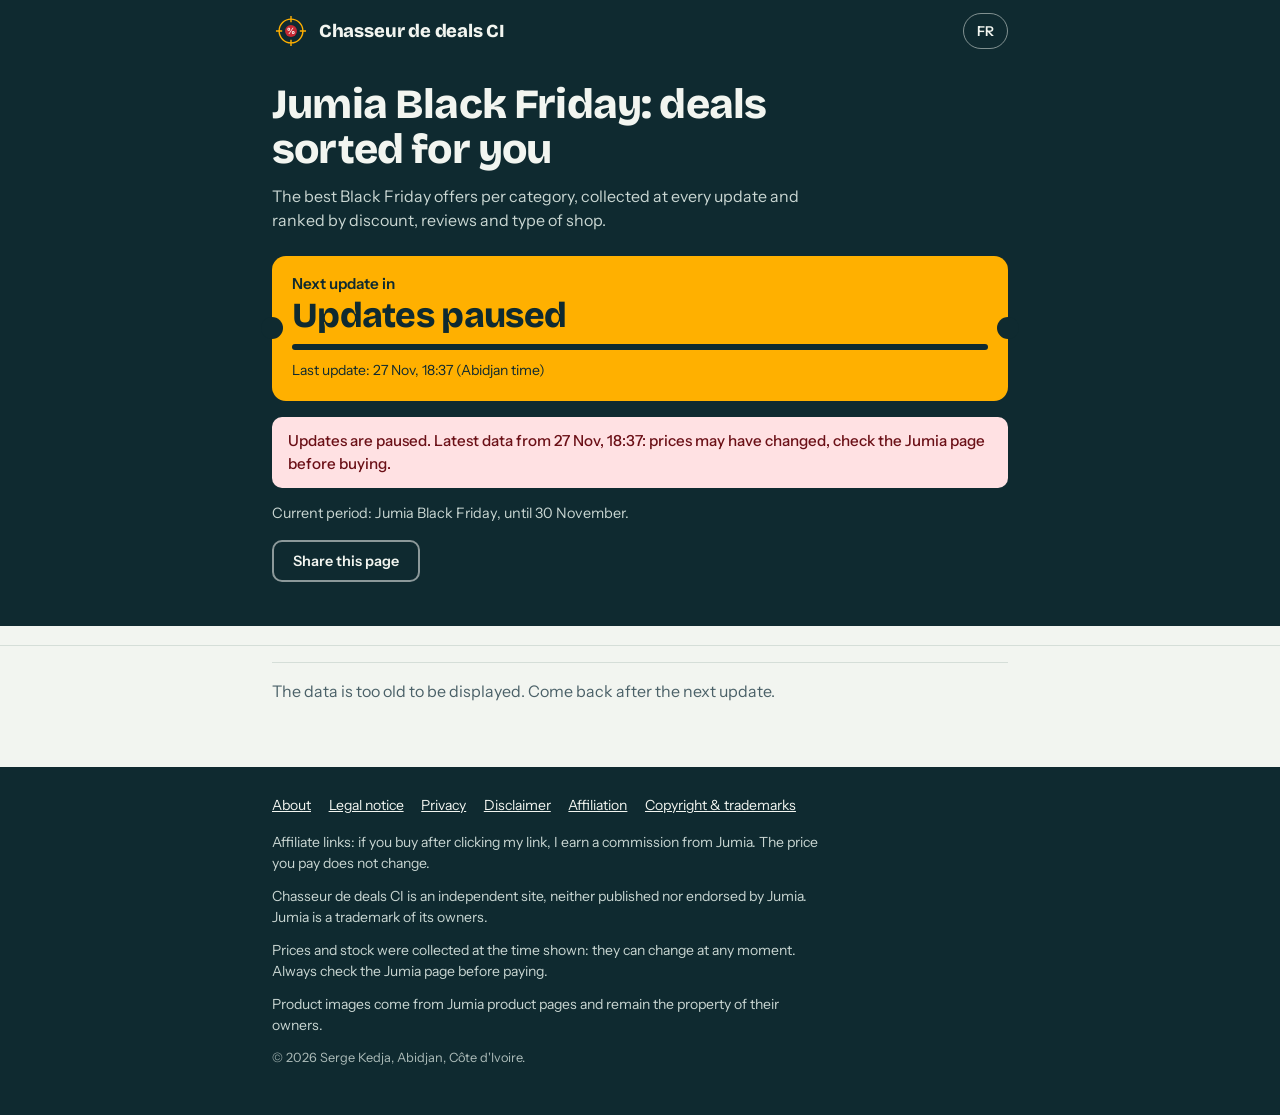
<file: index.html>
<!doctype html>
<!-- © 2026 Serge Kedja. Tous droits réservés. / All rights reserved. -->
<html lang="fr">
<head>
<meta charset="utf-8">
<meta name="viewport" content="width=device-width, initial-scale=1">
<title>Chasseur de deals CI | Bons plans en Côte d'Ivoire</title>
<meta name="description" content="Les meilleurs bons plans e-commerce en Côte d'Ivoire, par catégorie, mis à jour plusieurs fois par jour. / The best e-commerce deals in Côte d'Ivoire by category, updated several times a day.">
<meta property="og:title" content="Chasseur de deals CI">
<meta property="og:description" content="Les bons plans e-commerce en Côte d'Ivoire, triés par catégorie.">
<meta property="og:type" content="website">
<meta property="og:image" content="https://chasseur-deals-ci.github.io/og-image.png">
<meta property="og:image:width" content="1200">
<meta property="og:image:height" content="630">
<meta name="twitter:card" content="summary_large_image">
<meta name="color-scheme" content="light">
<meta http-equiv="Content-Security-Policy" content="default-src 'self'; script-src 'self' 'unsafe-inline' https://static.cloudflareinsights.com; style-src 'self' 'unsafe-inline'; font-src 'self'; img-src 'self' data: https://*.jumia.is https://*.jumia.ci; connect-src 'self' https://cloudflareinsights.com; object-src 'none'; base-uri 'none'; form-action 'none'">
<meta name="theme-color" content="#0F2A30">
<link rel="manifest" href="manifest.webmanifest">
<link rel="icon" href="icon-192.png" type="image/png">
<link rel="apple-touch-icon" href="icon-192.png">
<link rel="stylesheet" href="style.css">
<link rel="canonical" href="https://chasseur-deals-ci.github.io/">
<meta name="google-site-verification" content="8wEtr5Z4nMWzUtdEQQXvKqEDyLfWt9hMJv4rgxL5-WI">
<meta name="msvalidate.01" content="47694C78E8A7C24CF62920E77C1DE3D3">
<script type="application/ld+json">{"@context": "https://schema.org", "@type": "WebSite", "name": "Chasseur de deals CI", "url": "https://chasseur-deals-ci.github.io/", "inLanguage": ["fr", "en"], "description": "Les bons plans e-commerce en Côte d'Ivoire, triés par catégorie."}</script>
</head>
<body>

<header class="bar">
  <div class="wrap">
    <span class="logo"><img src="logo/logo-A-transparent.svg" alt="" width="38" height="38">Chasseur de deals CI</span>
    <button class="lang" id="lang" type="button" aria-label="Changer de langue / Switch language">EN</button>
  </div>
</header>

<section class="hero">
  <div class="wrap">
    <h1 id="h1">Black Friday Jumia : les bons plans triés pour toi</h1>
    <p class="lede" id="lede">Les meilleures offres du Black Friday par catégorie, relevées à chaque mise à jour et classées par remise, avis et type de boutique.</p>
    <div class="ticket" role="timer" aria-live="off">
      <p class="t-label" id="tlabel"></p>
      <div class="t-digits" id="tdigits">--:--:--</div>
      <div class="meter" aria-hidden="true"><i id="meter"></i></div>
      <p class="t-meta" id="tmeta"></p>
    </div>
    <p class="stale" id="stale" role="status" hidden></p>
    <p class="era" id="era" hidden></p>
    <p class="seed" id="seed-note" hidden></p>
    <p class="era" id="unl" hidden></p>
    <div class="hero-actions" id="hero-actions"></div>
  </div>
</section>

<nav class="chips" id="chips" aria-label="Catégories"><div class="wrap"><ul id="chiplist"></ul></div></nav>

<main class="wrap" id="main"><section class="cat" id="telephones"><h2>Téléphones et accessoires</h2><ol class="deals"><li class="deal top"><span class="rank">1</span><div class="thumb"><img src="https://ci.jumia.is/unsafe/fit-in/520x520/filters:fill(white)/product/80/643023/1.jpg?4889" alt="" width="72" height="72" loading="lazy"></div><div class="main"><a class="name" href="https://www.jumia.ci/oraimo-watch-6-pro-montre-connectee-169-a-ecran-tactile-complet-noir-32034608.html" target="_blank" rel="noopener sponsored nofollow">Oraimo Watch 6 Pro Montre Connectée 1,69&quot; à Écran Tactile Complet Noir</a><div class="tags"><span class="tag">Boutique officielle</span><span class="tag">★ 4,0 (31 avis)</span></div><div class="price"><span class="now">12 300 FCFA</span> <span class="was">17 220 FCFA</span> <span class="off">−29 %</span></div></div></li><li class="deal top"><span class="rank">2</span><div class="thumb"><img src="https://ci.jumia.is/unsafe/fit-in/300x300/filters:fill(white)/product/65/649023/1.jpg?8235" alt="" width="72" height="72" loading="lazy"></div><div class="main"><a class="name" href="https://www.jumia.ci/oraimo-home-hachoir-alimentaire-7-en-1-chopmaster-pro-robot-culinaire-dote-de-lames-ultra-tranchantes-32094656.html" target="_blank" rel="noopener sponsored nofollow">oraimo home Hachoir alimentaire 7-en-1 ChopMaster Pro – Robot culinaire doté de lames ultra-tranchantes</a><div class="tags"><span class="tag">Boutique officielle</span><span class="tag">★ 3,7 (3 avis)</span></div><div class="price"><span class="now">8 900 FCFA</span> <span class="was">16 300 FCFA</span> <span class="off">−45 %</span></div></div></li><li class="deal top"><span class="rank">3</span><div class="thumb"><img src="https://ci.jumia.is/unsafe/fit-in/520x520/filters:fill(white)/product/24/384103/1.jpg?3878" alt="" width="72" height="72" loading="lazy"></div><div class="main"><a class="name" href="https://www.jumia.ci/qoxbfie-montre-connectee-a-ecran-tactile-integral-avec-fonction-bluetooth-et-appels-bluetooth-compatible-ios-et-android-30148342.html" target="_blank" rel="noopener sponsored nofollow">QOXBFIE Montre connectée à écran tactile intégral avec fonction Bluetooth et appels Bluetooth - Compatible iOS et Android</a><div class="tags"><span class="tag">Vendeur tiers</span><span class="tag">★ 3,5 (148 avis)</span></div><div class="price"><span class="now">2 932 FCFA</span> <span class="was">5 600 FCFA</span> <span class="off">−48 %</span></div></div></li></ol><p><a href="telephones/">Voir la page téléphones et accessoires</a></p></section><section class="cat" id="tv_son"><h2>TV et son</h2><ol class="deals"><li class="deal top"><span class="rank">1</span><div class="thumb"><img src="https://ci.jumia.is/unsafe/fit-in/300x300/filters:fill(white)/product/76/864213/1.jpg?7084" alt="" width="72" height="72" loading="lazy"></div><div class="main"><a class="name" href="https://www.jumia.ci/tcl-barre-de-son-s55h-dolby-atmos-dts-bt-ai-sonic-hdmi-31246867.html" target="_blank" rel="noopener sponsored nofollow">TCL Barre De Son -S55H – Dolby Atmos / Dts / Bt / Ai Sonic / Hdmi</a><div class="tags"><span class="tag">Boutique officielle</span><span class="tag">★ 4,4 (58 avis)</span></div><div class="price"><span class="now">75 150 FCFA</span> <span class="was">93 950 FCFA</span> <span class="off">−20 %</span></div></div></li><li class="deal top"><span class="rank">2</span><div class="thumb"><img src="https://ci.jumia.is/unsafe/fit-in/520x520/filters:fill(white)/product/30/174223/1.jpg?4463" alt="" width="72" height="72" loading="lazy"></div><div class="main"><a class="name" href="https://www.jumia.ci/lp-lp-xy6a-90w-barre-de-son-2.1-channelenceintes-bluetoothusbauxledsdfmnoir-32247103.html" target="_blank" rel="noopener sponsored nofollow">LP LP-XY6A 90W Barre de son 2.1 Channel,enceintes bluetooth,USB,AUX,LED,SD,FM,noir</a><div class="tags"><span class="tag">Vendeur tiers</span><span class="tag">★ 4,6 (14 avis)</span></div><div class="price"><span class="now">27 900 FCFA</span> <span class="was">77 000 FCFA</span> <span class="off">−64 %</span></div></div></li><li class="deal top"><span class="rank">3</span><div class="thumb"><img src="https://ci.jumia.is/unsafe/fit-in/520x520/filters:fill(white)/product/18/410813/1.jpg?2476" alt="" width="72" height="72" loading="lazy"></div><div class="main"><a class="name" href="https://www.jumia.ci/starsat-starsat-tv-led-24-hd-acdc-12-volt-energie-solaire-et-electricite-hdmi-usb-vga-slim-tv-noir-31801481.html" target="_blank" rel="noopener sponsored nofollow">Starsat StarSat TV LED 24&quot; HD -  Ac/dc 12 volt énergie solaire et électricité  /  HDMI - Usb- Vga- Slim tv  - Noir</a><div class="tags"><span class="tag">Vendeur tiers</span><span class="tag">★ 3,7 (142 avis)</span></div><div class="price"><span class="now">25 460 FCFA</span> <span class="was">30 050 FCFA</span> <span class="off">−15 %</span></div></div></li></ol><p><a href="tv-son/">Voir la page tv et son</a></p></section><section class="cat" id="electromenager"><h2>Électroménager</h2><ol class="deals"><li class="deal top"><span class="rank">1</span><div class="thumb"><img src="https://ci.jumia.is/unsafe/fit-in/300x300/filters:fill(white)/product/40/550003/1.jpg?4469" alt="" width="72" height="72" loading="lazy"></div><div class="main"><a class="name" href="https://www.jumia.ci/generic-broyeur-de-materiaux-alimentaires-multifonctionnel-en-acier-inoxydable-lm-220v-30005504.html" target="_blank" rel="noopener sponsored nofollow">Broyeur de matériaux alimentaires multifonctionnel en acier inoxydable LM-220V</a><div class="tags"><span class="tag">Vendeur tiers</span><span class="tag">★ 3,6 (114 avis)</span></div><div class="price"><span class="now">2 989 FCFA</span> <span class="was">9 146 FCFA</span> <span class="off">−67 %</span></div></div></li><li class="deal top"><span class="rank">2</span><div class="thumb"><img src="https://ci.jumia.is/unsafe/fit-in/520x520/filters:fill(white)/product/98/634872/1.jpg?0807" alt="" width="72" height="72" loading="lazy"></div><div class="main"><a class="name" href="https://www.jumia.ci/midea-ventilateur-fz10-18trb-tour-ivoire-avec-telecommande-45w220-240v-27843689.html" target="_blank" rel="noopener sponsored nofollow">Midea Ventilateur   - Fz10-18Trb -  Tour Ivoire  -  Avec Telecommande – 45W/220 – 240V</a><div class="tags"><span class="tag">Boutique officielle</span><span class="tag">★ 4,3 (34 avis)</span></div><div class="price"><span class="now">29 150 FCFA</span> <span class="was">38 550 FCFA</span> <span class="off">−24 %</span></div></div></li><li class="deal top"><span class="rank">3</span><div class="thumb"><img src="https://ci.jumia.is/unsafe/fit-in/520x520/filters:fill(white)/product/74/788992/1.jpg?0253" alt="" width="72" height="72" loading="lazy"></div><div class="main"><a class="name" href="https://www.jumia.ci/nasco-stabilisateur-1000va-compteur-digital-nas-1000va-gr-gris-29988747.html" target="_blank" rel="noopener sponsored nofollow">Nasco Stabilisateur 1000Va Compteur Digital  Nas-1000Va-Gr -  / Gris</a><div class="tags"><span class="tag">Boutique officielle</span><span class="tag">★ 3,8 (542 avis)</span></div><div class="price"><span class="now">12 200 FCFA</span> <span class="was">14 850 FCFA</span> <span class="off">−18 %</span></div></div></li></ol><p><a href="electromenager/">Voir la page électroménager</a></p></section><section class="cat" id="maison"><h2>Maison et rangement</h2><ol class="deals"><li class="deal top"><span class="rank">1</span><div class="thumb"><img src="https://ci.jumia.is/unsafe/fit-in/520x520/filters:fill(white)/product/70/046122/1.jpg?4535" alt="" width="72" height="72" loading="lazy"></div><div class="main"><a class="name" href="https://www.jumia.ci/tajplast-table-confort-80cmx80cm-gris-22164007.html" target="_blank" rel="noopener sponsored nofollow">tajplast Table Confort - 80cmx80cm - Gris</a><div class="tags"><span class="tag">Boutique officielle</span><span class="tag">★ 4,5 (8 avis)</span></div><div class="price"><span class="now">17 300 FCFA</span> <span class="was">30 000 FCFA</span> <span class="off">−42 %</span></div></div></li><li class="deal top"><span class="rank">2</span><div class="thumb"><img src="https://ci.jumia.is/unsafe/fit-in/520x520/filters:fill(white)/product/52/604613/1.jpg?3543" alt="" width="72" height="72" loading="lazy"></div><div class="main"><a class="name" href="https://www.jumia.ci/c-idea-cm8200-tablette-10.1-pouces-android-14-legere-pour-adultes-avec-8-go-de-ram-1-to-de-rom-avec-etui-noir-31640625.html" target="_blank" rel="noopener sponsored nofollow">C Idea CM8200 Tablette 10.1 pouces Android 14 légère pour adultes avec 8 Go de RAM 1 To de ROM avec étui noir</a><div class="tags"><span class="tag">Vendeur tiers</span><span class="tag">★ 3,6 (26 avis)</span></div><div class="price"><span class="now">38 655 FCFA</span> <span class="was">94 500 FCFA</span> <span class="off">−59 %</span></div></div></li><li class="deal top"><span class="rank">3</span><div class="thumb"><img src="https://ci.jumia.is/unsafe/fit-in/520x520/filters:fill(white)/product/72/917913/1.jpg?0206" alt="" width="72" height="72" loading="lazy"></div><div class="main"><a class="name" href="https://www.jumia.ci/generic-veilleuse-led-nuit-rechargeable-avec-detecteur-de-mouvement-sans-fil-sous-meuble-lumiere-chaude-31971927.html" target="_blank" rel="noopener sponsored nofollow">Veilleuse LED Nuit Rechargeable avec Détecteur de Mouvement – Sans Fil Sous Meuble– Lumière Chaude</a><div class="tags"><span class="tag">Vendeur tiers</span><span class="tag">★ 3,9 (49 avis)</span></div><div class="price"><span class="now">1 530 FCFA</span> <span class="was">3 206 FCFA</span> <span class="off">−52 %</span></div></div></li></ol><p><a href="maison/">Voir la page maison et rangement</a></p></section><section class="cat" id="quotidien"><h2>Achats du quotidien</h2><ol class="deals"><li class="deal top"><span class="rank">1</span><div class="thumb"><img src="https://ci.jumia.is/unsafe/fit-in/300x300/filters:fill(white)/product/96/55838/1.jpg?5984" alt="" width="72" height="72" loading="lazy"></div><div class="main"><a class="name" href="https://www.jumia.ci/aromate-huile-de-tournesol-aromate-3l-8385569.html" target="_blank" rel="noopener sponsored nofollow">Aromate Huile De Tournesol Aromate 3L</a><div class="tags"><span class="tag">Vendeur tiers</span><span class="tag">★ 4,5 (26 avis)</span></div><div class="price"><span class="now">7 110 FCFA</span> <span class="was">8 800 FCFA</span> <span class="off">−19 %</span></div></div></li><li class="deal top"><span class="rank">2</span><div class="thumb"><img src="https://ci.jumia.is/unsafe/fit-in/300x300/filters:fill(white)/product/69/040541/1.jpg?6317" alt="" width="72" height="72" loading="lazy"></div><div class="main"><a class="name" href="https://www.jumia.ci/abbaye-macedoines-de-legume-abbaye-800g-14504096.html" target="_blank" rel="noopener sponsored nofollow">ABBAYE Macedoines De Legume Abbaye 800g</a><div class="tags"><span class="tag">Vendeur tiers</span><span class="tag">★ 4,4 (15 avis)</span></div><div class="price"><span class="now">2 060 FCFA</span> <span class="was">2 675 FCFA</span> <span class="off">−23 %</span></div></div></li></ol><p><a href="quotidien/">Voir la page achats du quotidien</a></p></section><section class="cat" id="bebe"><h2>Bébé</h2><ol class="deals"><li class="deal top"><span class="rank">1</span><div class="thumb"><img src="https://ci.jumia.is/unsafe/fit-in/300x300/filters:fill(white)/product/88/719103/1.jpg?2612" alt="" width="72" height="72" loading="lazy"></div><div class="main"><a class="name" href="https://www.jumia.ci/generic-blocs-de-construction-magnetiques-84-pieces-30191788.html" target="_blank" rel="noopener sponsored nofollow">Blocs De Construction Magnétiques 84 Pièces</a><div class="tags"><span class="tag">Vendeur tiers</span><span class="tag">★ 4,2 (29 avis)</span></div><div class="price"><span class="now">8 460 FCFA</span> <span class="was">17 717 FCFA</span> <span class="off">−52 %</span></div></div></li><li class="deal top"><span class="rank">2</span><div class="thumb"><img src="https://ci.jumia.is/unsafe/fit-in/520x520/filters:fill(white)/product/86/072913/1.jpg?6400" alt="" width="72" height="72" loading="lazy"></div><div class="main"><a class="name" href="https://www.jumia.ci/galipette-bain-moussant-bebe-500ml-31927068.html" target="_blank" rel="noopener sponsored nofollow">Galipette Bain Moussant Bébé 500Ml</a><div class="tags"><span class="tag">Vendeur tiers</span><span class="tag">★ 3,7 (15 avis)</span></div><div class="price"><span class="now">1 900 FCFA</span> <span class="was">2 450 FCFA</span> <span class="off">−46 %</span></div></div></li><li class="deal top"><span class="rank">3</span><div class="thumb"><img src="https://ci.jumia.is/unsafe/fit-in/300x300/filters:fill(white)/product/31/101403/1.jpg?4019" alt="" width="72" height="72" loading="lazy"></div><div class="main"><a class="name" href="https://www.jumia.ci/generic-berceau-avec-table-a-langer-bleu-30410113.html" target="_blank" rel="noopener sponsored nofollow">Berceau Avec Table à Langer - Bleu</a><div class="tags"><span class="tag">Vendeur tiers</span><span class="tag">★ 4,4 (22 avis)</span></div><div class="price"><span class="now">32 175 FCFA</span> <span class="was">52 813 FCFA</span> <span class="off">−39 %</span></div></div></li></ol><p><a href="bebe/">Voir la page bébé</a></p></section></main>

<footer>
  <div class="wrap">
    <nav id="fnav" aria-label="Informations"></nav>
    <p id="f1"></p>
    <p id="f2"></p>
    <p id="f3"></p>
    <p id="f4"></p>
    <p class="small" id="f5"></p>
  </div>
</footer>

<script id="seed" type="application/json">{"meta": {"updated_at": "2026-10-28T23:00:00Z", "next_update": "2026-10-29T07:07:00Z", "interval_hours": 2.0, "cycle": 0, "affiliate_url": "https://jforce.jumia.ci/s/XP5wO8R", "free_per_category": 3, "seed": true, "categories": {"telephones": {"fr": "Téléphones et accessoires", "en": "Phones & accessories"}, "informatique": {"fr": "Informatique", "en": "Computers"}, "tv_son": {"fr": "TV et son", "en": "TV & audio"}, "electromenager": {"fr": "Électroménager", "en": "Home appliances"}, "maison": {"fr": "Maison et rangement", "en": "Home & storage"}, "quotidien": {"fr": "Achats du quotidien", "en": "Everyday essentials"}, "bebe": {"fr": "Bébé", "en": "Baby"}}, "mode": {"id": "normal", "source": "default", "title": {"fr": "Les bons plans Jumia du moment", "en": "Today's best Jumia deals"}, "tagline": {"fr": "Les meilleures offres par catégorie, relevées sur Jumia Côte d'Ivoire et classées par remise, avis clients et type de boutique.", "en": "The best offers per category, collected from Jumia Côte d'Ivoire and ranked by discount, customer reviews and type of shop."}, "accent": "#FFB000", "ends_at": null}, "category_order": ["telephones", "informatique", "tv_son", "electromenager", "maison", "quotidien", "bebe"], "next_event": {"mode": "black_friday", "title": {"fr": "Black Friday Jumia : les bons plans triés pour toi", "en": "Jumia Black Friday: deals sorted for you"}, "start": "2026-10-29T23:59:00Z", "confirmed": true}}, "deals": {"telephones": [{"id": "30970541", "name": "Oraimo SpaceBuds Neo, écouteurs sans fil", "price": 8000, "old": null, "discount": 62, "basis": "listed", "inflated": false, "rating": 4.4, "reviews": 180, "official": true, "url": "https://www.jumia.ci/oraimo-spacebuds-neo-ecouteurs-true-wireless-audio-spatial-sound360-noir-30970541.html", "img": null, "status": "new", "score": 0.85, "approx": true, "seen_at": "2026-10-28T23:00:00Z", "verified": false, "ref": null, "ref_hours": 0, "lowest": null, "is_lowest": false, "hist_hours": 0, "spark": []}, {"id": "31988205", "name": "Oraimo SpaceBuds Air+, écouteurs sans fil", "price": 10000, "old": null, "discount": 61, "basis": "listed", "inflated": false, "rating": null, "reviews": 0, "official": true, "url": "https://www.jumia.ci/oraimo-spacebuds-air-ecouteurs-true-wireless-avec-finition-metallique-et-resistance-ipx4-31988205.html", "img": null, "status": "new", "score": 0.7, "approx": true, "seen_at": "2026-10-28T23:00:00Z", "verified": false, "ref": null, "ref_hours": 0, "lowest": null, "is_lowest": false, "hist_hours": 0, "spark": []}, {"id": "32303203", "name": "Infinix Hot 70, 128 Go + 12 Go de RAM, 6000 mAh", "price": 98000, "old": null, "discount": 15, "basis": "listed", "inflated": false, "rating": 4.2, "reviews": 38, "official": true, "url": "https://www.jumia.ci/infinix-hot-70-128go12go48-6.78-6000-mah-2sim-4g-850mpx-noir-garantie-12-mois-32303203.html", "img": null, "status": "new", "score": 0.62, "approx": true, "seen_at": "2026-10-28T23:00:00Z", "verified": false, "ref": null, "ref_hours": 0, "lowest": null, "is_lowest": false, "hist_hours": 0, "spark": []}, {"id": "32647422", "name": "Infinix Hot 70, 256 Go, 6000 mAh", "price": 135000, "old": null, "discount": 33, "basis": "listed", "inflated": false, "rating": null, "reviews": 0, "official": true, "url": "https://www.jumia.ci/infinix-hot-70-6.78-6000-mah-2-sim-50-mpx-25618go-612-bleu-12-mois-garantie-32647422.html", "img": null, "status": "new", "score": 0.6, "approx": true, "seen_at": "2026-10-28T23:00:00Z", "verified": false, "ref": null, "ref_hours": 0, "lowest": null, "is_lowest": false, "hist_hours": 0, "spark": []}, {"id": "1068659", "name": "Xiaomi Redmi 15C, 128 Go, 6000 mAh", "price": 79000, "old": null, "discount": 17, "basis": "listed", "inflated": false, "rating": 3.9, "reviews": 133, "official": true, "url": "https://www.jumia.ci/redmi-15c-6.89-6000-mah-4g-850-mpx-4128-go-noir-garantie-12-mois-xiaomi-mpg1068659.html", "img": null, "status": "new", "score": 0.55, "approx": true, "seen_at": "2026-10-28T23:00:00Z", "verified": false, "ref": null, "ref_hours": 0, "lowest": null, "is_lowest": false, "hist_hours": 0, "spark": []}, {"id": "32153238", "name": "Xiaomi Redmi A5, 6,88 pouces", "price": 49000, "old": null, "discount": 18, "basis": "listed", "inflated": false, "rating": 4.1, "reviews": 51, "official": true, "url": "https://www.jumia.ci/xiaomi-redmi-a5-6.88-2sim-4g-832-mpx-364-go-noir-garantie-12-mois-32153238.html", "img": null, "status": "new", "score": 0.52, "approx": true, "seen_at": "2026-10-28T23:00:00Z", "verified": false, "ref": null, "ref_hours": 0, "lowest": null, "is_lowest": false, "hist_hours": 0, "spark": []}], "informatique": [{"id": "23942736", "name": "Asus X515MA 15,6\", Celeron N4020, 4 Go / 256 Go SSD, Windows 11", "price": 212900, "old": 300000, "discount": 29, "basis": "listed", "inflated": false, "rating": 4.0, "reviews": 3, "official": true, "url": "https://www.jumia.ci/asus-x515ma-15.6-intel-celeron-n4020-4256-go-windows-11-silver-garantie-6-mois-23942736.html", "img": null, "status": "new", "score": 0.7, "approx": false, "seen_at": "2026-10-28T23:00:00Z", "verified": false, "ref": null, "ref_hours": 0, "lowest": null, "is_lowest": false, "hist_hours": 0, "spark": []}, {"id": "30171528", "name": "Asus Vivobook S 14 Flip, Core i5-13500H, 8 Go / 512 Go, tactile", "price": 649900, "old": 849900, "discount": 24, "basis": "listed", "inflated": false, "rating": null, "reviews": 0, "official": true, "url": "https://www.jumia.ci/asus-vivobook-s-14-flip-tp3402va-lz137w-intel-core-i5-13500h-8-go-de-ram-512-go-de-ssd-14-wuxga-touch-numberpad-win-11-couleur-argent-clavier-retroeclaire-ar-en-windows-11-30171528.html", "img": null, "status": "new", "score": 0.6, "approx": false, "seen_at": "2026-10-28T23:00:00Z", "verified": false, "ref": null, "ref_hours": 0, "lowest": null, "is_lowest": false, "hist_hours": 0, "spark": []}, {"id": "26119932", "name": "HP 15FD-0296NK, Dual Core, 4 Go / 256 Go SSD, Windows 11", "price": 249900, "old": 480000, "discount": 48, "basis": "listed", "inflated": true, "rating": 3.7, "reviews": 6, "official": true, "url": "https://www.jumia.ci/hp-15fd-0296nk-dual-core-argent-ecran-15.6-256-go-ssd-4-go-ram-windows-11-garantie-12-mois-26119932.html", "img": null, "status": "new", "score": 0.5, "approx": false, "seen_at": "2026-10-28T23:00:00Z", "verified": false, "ref": null, "ref_hours": 0, "lowest": null, "is_lowest": false, "hist_hours": 0, "spark": []}], "tv_son": [{"id": "22680790", "name": "Hisense barre de son 200 W, 2.1 canaux, Bluetooth", "price": 80000, "old": null, "discount": 26, "basis": "listed", "inflated": false, "rating": 4.4, "reviews": 51, "official": true, "url": "https://www.jumia.ci/hisense-barre-de-son-200w-2.1ch-hs218-bt-noir-garantie-12-mois-22680790.html", "img": null, "status": "new", "score": 0.66, "approx": true, "seen_at": "2026-10-28T23:00:00Z", "verified": false, "ref": null, "ref_hours": 0, "lowest": null, "is_lowest": false, "hist_hours": 0, "spark": []}, {"id": "30150070", "name": "Hisense barre de son HS3100, 3.1 canaux, 480 W, HDMI ARC", "price": 80000, "old": null, "discount": 30, "basis": "listed", "inflated": false, "rating": 4.3, "reviews": 20, "official": true, "url": "https://www.jumia.ci/hisense-barre-de-son-hs3100caiss.debassssfil3.1ch480whdmiarcbt5.3dualtweeter6speaker-30150070.html", "img": null, "status": "new", "score": 0.64, "approx": true, "seen_at": "2026-10-28T23:00:00Z", "verified": false, "ref": null, "ref_hours": 0, "lowest": null, "is_lowest": false, "hist_hours": 0, "spark": []}], "electromenager": [{"id": "19951968", "name": "Nasco NAS-J09-N1, split 1 CV", "price": 97000, "old": null, "discount": 29, "basis": "listed", "inflated": false, "rating": 3.9, "reviews": 1497, "official": true, "url": "https://www.jumia.ci/nasco-nas-j09-n1-split-1cv-r410a-blanc-12-mois-de-garantie-19951968.html", "img": null, "status": "new", "score": 0.78, "approx": true, "seen_at": "2026-10-28T23:00:00Z", "verified": false, "ref": null, "ref_hours": 0, "lowest": null, "is_lowest": false, "hist_hours": 0, "spark": []}, {"id": "2625275", "name": "Midea machine à laver semi-automatique, 6 kg", "price": 47000, "old": null, "discount": 28, "basis": "listed", "inflated": false, "rating": 3.9, "reviews": 832, "official": true, "url": "https://www.jumia.ci/midea-machine-a-laver-semi-automatique-6kg-mtt60-wp2403-blanc-garantie-6-mois-2625275.html", "img": null, "status": "new", "score": 0.74, "approx": true, "seen_at": "2026-10-28T23:00:00Z", "verified": false, "ref": null, "ref_hours": 0, "lowest": null, "is_lowest": false, "hist_hours": 0, "spark": []}, {"id": "30413918", "name": "Nasco congélateur vertical 226 L, 6 tiroirs", "price": 105000, "old": null, "discount": 35, "basis": "listed", "inflated": false, "rating": 3.9, "reviews": 131, "official": true, "url": "https://www.jumia.ci/nasco-congelateur-vertical-nasd1-226fl-ds-226lt180lt-net6-tiroirsargent-fonce220-240v-eco-denergie-30413918.html", "img": null, "status": "new", "score": 0.7, "approx": true, "seen_at": "2026-10-28T23:00:00Z", "verified": false, "ref": null, "ref_hours": 0, "lowest": null, "is_lowest": false, "hist_hours": 0, "spark": []}, {"id": "32367048", "name": "Samsung split 9 000 BTU inverter, 1 CV", "price": 215710, "old": 320000, "discount": 33, "basis": "listed", "inflated": false, "rating": null, "reviews": 0, "official": true, "url": "https://www.jumia.ci/samsung-split-9.000-btu-r32-inverter-facade-blanche-ar40h09d0amaf-1-cv-blanc-32367048.html", "img": null, "status": "new", "score": 0.66, "approx": false, "seen_at": "2026-10-28T23:00:00Z", "verified": false, "ref": null, "ref_hours": 0, "lowest": null, "is_lowest": false, "hist_hours": 0, "spark": []}, {"id": "30257539", "name": "Hisense split 9 000 BTU inverter", "price": 184000, "old": null, "discount": 27, "basis": "listed", "inflated": false, "rating": 4.4, "reviews": 7, "official": true, "url": "https://www.jumia.ci/hisense-split-9.000-btu-inverter-as-09tr4syddk03a-r410-facade-blanche-30257539.html", "img": null, "status": "new", "score": 0.6, "approx": true, "seen_at": "2026-10-28T23:00:00Z", "verified": false, "ref": null, "ref_hours": 0, "lowest": null, "is_lowest": false, "hist_hours": 0, "spark": []}, {"id": "29992562", "name": "Samsung split 12 000 BTU", "price": 183600, "old": 243800, "discount": 25, "basis": "listed", "inflated": false, "rating": 5.0, "reviews": 1, "official": true, "url": "https://www.jumia.ci/samsung-split-12.000-btu-ar12crhgawk-af-r410-facade-blanche-29992562.html", "img": null, "status": "new", "score": 0.58, "approx": false, "seen_at": "2026-10-28T23:00:00Z", "verified": false, "ref": null, "ref_hours": 0, "lowest": null, "is_lowest": false, "hist_hours": 0, "spark": []}, {"id": "32343045", "name": "Samsung machine à laver 12 kg, top load, twin tub", "price": 174900, "old": 228550, "discount": 24, "basis": "listed", "inflated": false, "rating": null, "reviews": 0, "official": true, "url": "https://www.jumia.ci/samsung-machine-a-laver-wt12j4200mrnq-12-kg-top-load-twin-tub-gris-clair-rouge-87-l-675-w-230-v-50-hz-32343045.html", "img": null, "status": "new", "score": 0.55, "approx": false, "seen_at": "2026-10-28T23:00:00Z", "verified": false, "ref": null, "ref_hours": 0, "lowest": null, "is_lowest": false, "hist_hours": 0, "spark": []}], "maison": [{"id": "33348", "name": "Tajplast étagère racks cuisine, plastique multifonction", "price": 4000, "old": null, "discount": 40, "basis": "listed", "inflated": false, "rating": 4.1, "reviews": 43, "official": true, "url": "https://www.jumia.ci/etagere-racks-cuisine-en-plastique-multi-fonctions-stockage-vert-tajplast-mpg33348.html", "img": null, "status": "new", "score": 0.6, "approx": true, "seen_at": "2026-10-28T23:00:00Z", "verified": false, "ref": null, "ref_hours": 0, "lowest": null, "is_lowest": false, "hist_hours": 0, "spark": []}, {"id": "28092429", "name": "Porte-meuble salle de bain 5 pièces, support mural", "price": 6000, "old": null, "discount": 51, "basis": "listed", "inflated": false, "rating": 4.0, "reviews": 166, "official": false, "url": "https://www.jumia.ci/lm-5-pieces-porte-meuble-pour-salle-de-bain-support-mural-rangement-pour-salle-de-bain-organisateurs-et-rangement-pour-salle-de-bain-noir-28092429.html", "img": null, "status": "new", "score": 0.55, "approx": true, "seen_at": "2026-10-28T23:00:00Z", "verified": false, "ref": null, "ref_hours": 0, "lowest": null, "is_lowest": false, "hist_hours": 0, "spark": []}, {"id": "26933755", "name": "Étagère de douche murale, sans perçage, blanche", "price": 4000, "old": null, "discount": 57, "basis": "listed", "inflated": false, "rating": 4.2, "reviews": 18, "official": false, "url": "https://www.jumia.ci/generic-salle-de-baincuisinewclavabo-etagere-etagere-de-douche-fixation-murale-sans-poinconnage-blanc-26933755.html", "img": null, "status": "new", "score": 0.5, "approx": true, "seen_at": "2026-10-28T23:00:00Z", "verified": false, "ref": null, "ref_hours": 0, "lowest": null, "is_lowest": false, "hist_hours": 0, "spark": []}, {"id": "29578121", "name": "Richbond matelas Dorsomedical Purcell, 2 places", "price": 123000, "old": null, "discount": 15, "basis": "listed", "inflated": false, "rating": 3.9, "reviews": 10, "official": true, "url": "https://www.jumia.ci/richbond-matelas-dorsomedical-purcell-19014026-2-places-purecell-29578121.html", "img": null, "status": "new", "score": 0.4, "approx": true, "seen_at": "2026-10-28T23:00:00Z", "verified": false, "ref": null, "ref_hours": 0, "lowest": null, "is_lowest": false, "hist_hours": 0, "spark": []}], "quotidien": [], "bebe": []}}</script>
<script>
(function () {
  'use strict';
  var SEED = JSON.parse(document.getElementById('seed').textContent);
  var UNLOCK_MS = 23 * 3600 * 1000;

  var STR = {
    fr: {
      h1: 'Les bons plans Jumia du moment, triés pour toi',
      lede: "Les meilleures offres par catégorie, relevées sur Jumia Côte d'Ivoire et classées par remise, avis clients et type de boutique.",
      next: 'Prochaine mise à jour dans',
      late: 'Mise à jour en cours…',
      paused: 'Mises à jour en pause',
      stale: 'Les mises à jour sont en pause. Dernières données du {d} : les prix ont peut-être changé, vérifie la fiche Jumia avant d\'acheter.',
      staleOld: 'Les données sont trop anciennes pour être affichées. Reviens après la prochaine mise à jour.',
      last: 'Dernière mise à jour : {d}, heure d\'Abidjan',
      seed: 'Premier relevé du 28 octobre. Les prix précédés de ≈ sont arrondis. La mise à jour automatique prend le relais bientôt.',
      eraNow: 'Période en cours : {m}, jusqu\'au {d}.',
      eraNext: 'À venir : {m}, dès le {d}{e}.',
      est: ' (date estimée)',
      more: 'Afficher les {n} offres suivantes (lien affilié, ouvre Jumia)',
      unlocked: 'Offres suivantes affichées.',
      go: "Voir l'offre",
      share: 'Partager',
      sharePage: 'Partager la page',
      shareText: '{n} à {p} sur Jumia CI, repéré sur Chasseur de deals CI :',
      sharePageText: 'Les bons plans Jumia CI du moment, triés par catégorie :',
      wa: 'Suivre la chaîne WhatsApp',
      tg: 'Suivre sur Telegram',
      official: 'Boutique officielle',
      third: 'Vendeur tiers',
      rating: '★ {r} ({n} avis)',
      noRating: "Pas encore d'avis",
      basisListed: 'par rapport au prix barré',
      basisHistory: 'par rapport au prix habituel observé ({p}, relevés sur {s})',
      inflated: 'Prix barré très élevé : remise à relativiser.',
      lowest: 'Plus bas prix observé depuis {s}',
      seen: 'Prix relevé : {d}',
      seenOk: 'Prix relevé et vérifié : {d}',
      spark: 'Évolution du prix relevé',
      img: 'Images issues des fiches produit Jumia.',
      empty: "Pas encore d'offre fiable dans cette catégorie. Reviens à la prochaine mise à jour.",
      count: '{n} offres',
      count1: '{n} offre',
      hours: '{n} h',
      days: '{n} j',
      f1: "Liens affiliés : si tu achètes après avoir cliqué sur mon lien, je touche une commission de Jumia. Le prix pour toi ne change pas.",
      f2: "Chasseur de deals CI est un site indépendant, ni édité ni approuvé par Jumia. Jumia est une marque de ses propriétaires.",
      f3: "Prix et stocks relevés à l'heure indiquée : ils peuvent changer à tout moment. Vérifie toujours la fiche Jumia avant de payer.",
      f4: "Les images des produits proviennent des fiches produit Jumia et restent la propriété de leurs titulaires.",
      f5: '© {y} Serge Kedja, Abidjan, Côte d\'Ivoire.',
      navAbout: 'À propos', navLegal: 'Mentions légales', navPrivacy: 'Confidentialité',
      navDisclaimer: 'Avertissement', navAffil: 'Affiliation', navCopy: 'Droits et marques',
      lang: 'EN'
    },
    en: {
      h1: 'Today\'s best Jumia deals, sorted for you',
      lede: 'The best offers per category, collected from Jumia Côte d\'Ivoire and ranked by discount, customer reviews and type of shop.',
      next: 'Next update in',
      late: 'Update in progress…',
      paused: 'Updates paused',
      stale: 'Updates are paused. Latest data from {d}: prices may have changed, check the Jumia page before buying.',
      staleOld: 'The data is too old to be displayed. Come back after the next update.',
      last: 'Last update: {d} (Abidjan time)',
      seed: 'First snapshot from 28 October. Prices marked ≈ are rounded. Automatic updates take over soon.',
      eraNow: 'Current period: {m}, until {d}.',
      eraNext: 'Coming up: {m}, from {d}{e}.',
      est: ' (estimated date)',
      more: 'Show the next {n} deals (affiliate link, opens Jumia)',
      unlocked: 'Next deals shown.',
      go: 'View deal',
      share: 'Share',
      sharePage: 'Share this page',
      shareText: '{n} for {p} on Jumia CI, found on Chasseur de deals CI:',
      sharePageText: 'Today\'s best Jumia CI deals, sorted by category:',
      wa: 'Follow the WhatsApp channel',
      tg: 'Follow on Telegram',
      official: 'Official store',
      third: 'Third-party seller',
      rating: '★ {r} ({n} reviews)',
      noRating: 'No reviews yet',
      basisListed: 'vs. crossed-out price',
      basisHistory: 'vs. usual price observed ({p}, tracked over {s})',
      inflated: 'Very high crossed-out price: take the discount with caution.',
      lowest: 'Lowest price observed over {s}',
      seen: 'Price collected: {d}',
      seenOk: 'Price collected and checked: {d}',
      spark: 'Collected price trend',
      img: 'Images come from Jumia product pages.',
      empty: 'No reliable deal in this category yet. Check back after the next update.',
      count: '{n} deals',
      count1: '{n} deal',
      hours: '{n} h',
      days: '{n} d',
      f1: 'Affiliate links: if you buy after clicking my link, I earn a commission from Jumia. The price you pay does not change.',
      f2: 'Chasseur de deals CI is an independent site, neither published nor endorsed by Jumia. Jumia is a trademark of its owners.',
      f3: 'Prices and stock were collected at the time shown: they can change at any moment. Always check the Jumia page before paying.',
      f4: 'Product images come from Jumia product pages and remain the property of their owners.',
      f5: '© {y} Serge Kedja, Abidjan, Côte d\'Ivoire.',
      navAbout: 'About', navLegal: 'Legal notice', navPrivacy: 'Privacy',
      navDisclaimer: 'Disclaimer', navAffil: 'Affiliation', navCopy: 'Copyright & trademarks',
      lang: 'FR'
    }
  };

  var ICONS = {
    telephones: '<rect width="14" height="20" x="5" y="2" rx="2"/><path d="M12 18h.01"/>',
    informatique: '<path d="M20 16V7a2 2 0 0 0-2-2H6a2 2 0 0 0-2 2v9m16 0H4m16 0 1.28 2.55a1 1 0 0 1-.9 1.45H3.62a1 1 0 0 1-.9-1.45L4 16"/>',
    tv_son: '<rect width="20" height="15" x="2" y="7" rx="2"/><path d="m17 2-5 5-5-5"/>',
    electromenager: '<path d="M5 6a4 4 0 0 1 4-4h6a4 4 0 0 1 4 4v14a2 2 0 0 1-2 2H7a2 2 0 0 1-2-2Z"/><path d="M5 10h14M15 7v6"/>',
    maison: '<path d="M3 11 12 3l9 8"/><path d="M5 10v10h14V10"/><path d="M10 20v-6h4v6"/>',
    quotidien: '<path d="m15 11-1 9m5-9-4-7M2 11h20m-18.5 0 1.6 7.4a2 2 0 0 0 2 1.6h9.8a2 2 0 0 0 2-1.6l1.7-7.4M5 11l4-7m0 7 1 9"/>',
    bebe: '<path d="M9 12h.01M15 12h.01M10 16c.5.3 1.2.5 2 .5s1.5-.2 2-.5"/><path d="M19 6.3a9 9 0 0 1 1.8 3.9 2 2 0 0 1 0 3.6 9 9 0 0 1-17.6 0 2 2 0 0 1 0-3.6A9 9 0 0 1 12 3c2 0 3.5 1.1 3.5 2.5s-.9 2.5-2 2.5c-.8 0-1.5-.4-1.5-1"/>'
  };
  var WA_PATH = 'M12.04 2a9.9 9.9 0 0 0-8.5 15l-1.4 5 5.1-1.3A9.9 9.9 0 1 0 12.04 2Zm5.8 14.1c-.25.7-1.4 1.3-1.95 1.35-.5.05-1.1.2-3.7-.8-3.1-1.3-5.1-4.5-5.25-4.7-.15-.2-1.25-1.65-1.25-3.15s.8-2.25 1.05-2.55c.3-.3.6-.35.8-.35h.55c.2 0 .4 0 .6.45.25.55.8 1.95.85 2.1.1.15.1.3 0 .5s-.15.3-.3.5c-.15.15-.3.35-.45.5-.15.15-.3.3-.15.6.15.3.7 1.2 1.55 1.95 1.05.95 1.95 1.25 2.25 1.4.3.15.45.1.65-.1.15-.2.7-.8.9-1.1.2-.3.4-.25.65-.15.25.1 1.65.8 1.95.95.3.15.5.2.55.3.1.1.1.65-.15 1.35Z';

  function get(k) { try { return localStorage.getItem(k); } catch (e) { return null; } }
  function put(k, v) { try { localStorage.setItem(k, v); } catch (e) {} }

  var lang = get('cdci_lang') || ((navigator.language || 'fr').slice(0, 2) === 'en' ? 'en' : 'fr');
  if (!STR[lang]) lang = 'fr';
  var data = SEED;
  var site = {};
  var unlockUntil = parseInt(get('cdci_unlock') || '0', 10) || 0;
  var lastReload = 0;
  var SVGNS = 'http://www.w3.org/2000/svg';

  function t(key, vars) {
    var s = STR[lang][key] || key;
    if (vars) Object.keys(vars).forEach(function (k) { s = s.split('{' + k + '}').join(vars[k]); });
    return s;
  }
  function el(tag, attrs, kids) {
    var n = document.createElement(tag);
    Object.keys(attrs || {}).forEach(function (k) {
      if (k === 'text') n.textContent = attrs[k]; else n.setAttribute(k, attrs[k]);
    });
    (kids || []).forEach(function (c) { if (c) n.appendChild(c); });
    return n;
  }
  function svg(tag, attrs, kids) {
    var n = document.createElementNS(SVGNS, tag);
    Object.keys(attrs || {}).forEach(function (k) { n.setAttribute(k, attrs[k]); });
    (kids || []).forEach(function (c) { n.appendChild(c); });
    return n;
  }
  // Les icônes sont des constantes du code (pas des données reçues) : on les lit via DOMParser, sans innerHTML.
  function iconSvg(inner, cls, viewBox) {
    var doc = new DOMParser().parseFromString(
      '<svg xmlns="' + SVGNS + '" viewBox="' + (viewBox || '0 0 24 24') + '" class="' + (cls || '') + '" aria-hidden="true">' + inner + '</svg>', 'image/svg+xml');
    return document.importNode(doc.documentElement, true);
  }
  function fcfa(n, approx) {
    var locale = lang === 'fr' ? 'fr-FR' : 'en-GB';
    return (approx ? '≈ ' : '') + n.toLocaleString(locale).replace(/[  ]/g, ' ') + ' FCFA';
  }
  function span(h) { return h < 48 ? t('hours', { n: Math.max(1, Math.round(h)) }) : t('days', { n: Math.round(h / 24) }); }
  // Péremption : 0 = à jour, 1 = en retard de plus de 3 h (bandeau), 2 = en retard de plus de 36 h (offres masquées).
  // Les données de départ (seed) ne sont jamais jugées périmées.
  function staleLevel() {
    if (data.meta.seed) return 0;
    var late = Date.now() - Date.parse(data.meta.next_update);
    return late > 36 * 3600 * 1000 ? 2 : late > 3 * 3600 * 1000 ? 1 : 0;
  }
  var lastStale = 0;
  // Appareil du propriétaire : ?moi=1 le marque (stockage local seulement), ?moi=0 annule. Le compteur n'y est alors pas chargé.
  function isMine() { return get('cdci_moi') === '1'; }
  (function () {
    try {
      var m = new URLSearchParams(location.search).get('moi');
      if (m === '1') put('cdci_moi', '1');
      else if (m === '0') { try { localStorage.removeItem('cdci_moi'); } catch (e) {} }
    } catch (e) {}
  })();
  function unlocked() { return Date.now() < unlockUntil; }
  function clock(ms) {
    var s = Math.max(0, Math.floor(ms / 1000));
    var h = Math.floor(s / 3600), m = Math.floor((s % 3600) / 60), x = s % 60;
    return [h, m, x].map(function (v) { return String(v).padStart(2, '0'); }).join(':');
  }
  function when(iso, dateOnly) {
    try {
      var o = dateOnly ? { day: 'numeric', month: 'long', timeZone: 'UTC' }
        : { day: 'numeric', month: 'short', hour: '2-digit', minute: '2-digit', timeZone: 'UTC' };
      return new Intl.DateTimeFormat(lang === 'fr' ? 'fr-FR' : 'en-GB', o).format(new Date(iso));
    } catch (e) { return iso; }
  }
  function pageUrl() { return location.origin + location.pathname; }
  function waLink(text) { return 'https://wa.me/?text=' + encodeURIComponent(text + ' ' + pageUrl()); }
  function safeUrl(u) { return /^https?:\/\//i.test(u || '') ? u : null; }
  // Adresses issues des données : https et domaine attendu uniquement (jamais d'adresse externe ni de javascript:).
  function hostOk(u, suffixes) {
    try {
      var x = new URL(u);
      if (x.protocol !== 'https:') return false;
      return suffixes.some(function (h) { return x.hostname === h || x.hostname.slice(-(h.length + 1)) === '.' + h; });
    } catch (e) { return false; }
  }
  var PAGE_HOSTS = ['jumia.ci'], IMG_HOSTS = ['jumia.is', 'jumia.ci'];

  function unlock() {
    unlockUntil = Date.now() + UNLOCK_MS;
    put('cdci_unlock', String(unlockUntil));
    render();
  }
  function openAffiliate() {
    if (!hostOk(data.meta.affiliate_url, PAGE_HOSTS)) return;
    window.open(data.meta.affiliate_url, '_blank', 'noopener');
    unlock();
  }

  function renderUnlocked() {
    var box = document.getElementById('unl');
    box.hidden = !unlocked();
    box.textContent = unlocked() ? t('unlocked') : '';
  }

  function sparkline(d) {
    var pts = d.spark || [];
    if (pts.length < 3) return null;
    var lo = Math.min.apply(null, pts), hi = Math.max.apply(null, pts);
    if (hi === lo) return null;
    var W = 64, H = 20, pad = 2;
    var xy = pts.map(function (v, i) {
      return [pad + i * (W - 2 * pad) / (pts.length - 1), H - pad - (v - lo) / (hi - lo) * (H - 2 * pad)];
    });
    var last = xy[xy.length - 1];
    var s = svg('svg', { class: 'spark', viewBox: '0 0 ' + W + ' ' + H, role: 'img', 'aria-label': t('spark') }, [
      svg('polyline', { points: xy.map(function (p) { return p[0].toFixed(1) + ',' + p[1].toFixed(1); }).join(' ') }),
      svg('circle', { cx: last[0].toFixed(1), cy: last[1].toFixed(1), r: '2.2' })
    ]);
    return s;
  }

  function thumb(d, cat) {
    var box = el('div', { class: 'thumb' });
    function fallback() {
      box.textContent = '';
      box.appendChild(iconSvg(ICONS[cat] || ICONS.maison));
    }
    var src = hostOk(d.img, IMG_HOSTS) ? d.img : null;
    if (!src) { fallback(); return box; }
    var img = el('img', { src: src, alt: '', width: '72', height: '72', loading: 'lazy', decoding: 'async', referrerpolicy: 'no-referrer' });
    img.addEventListener('error', fallback);
    box.appendChild(img);
    return box;
  }

  function dealRow(d, i, cat) {
    var top = i < 3;
    var name = el('a', { class: 'name', href: d.url, target: '_blank', rel: 'noopener sponsored nofollow', text: d.name });
    var tags = el('div', { class: 'tags' }, [
      el('span', { class: 'tag ' + (d.official ? 'official' : ''), text: d.official ? t('official') : t('third') }),
      el('span', { class: 'tag', text: d.rating && d.reviews ? t('rating', { r: String(d.rating).replace('.', lang === 'fr' ? ',' : '.'), n: d.reviews }) : t('noRating') })
    ]);
    var basis = '';
    if (d.discount) {
      basis = d.basis === 'history' && d.ref
        ? t('basisHistory', { p: fcfa(d.ref), s: span(d.ref_hours || 1) })
        : t('basisListed');
    }
    var price = el('div', { class: 'price' }, [
      el('span', { class: 'now', text: fcfa(d.price, d.approx) }),
      d.old ? el('span', { class: 'was', text: fcfa(d.old) }) : null,
      d.discount ? el('span', { class: 'off', text: '−' + d.discount + ' %' }) : null,
      d.discount ? el('span', { class: 'note', text: basis }) : null,
      d.inflated ? el('span', { class: 'note warn', text: t('inflated') }) : null
    ]);
    var low = d.is_lowest ? el('span', { class: 'low', text: t('lowest', { s: span(d.hist_hours || 1) }) }) : null;
    var stamp = d.seen_at || data.meta.updated_at;
    var seen = el('div', { class: 'seen' }, [
      sparkline(d),
      el('span', { text: t(d.verified ? 'seenOk' : 'seen', { d: when(stamp) }) })
    ]);
    var go = el('a', { class: 'btn alt go', href: d.url, target: '_blank', rel: 'noopener sponsored nofollow', text: t('go'), 'aria-label': t('go') + ' : ' + d.name });
    var share = el('a', {
      class: 'btn alt share', target: '_blank', rel: 'noopener',
      href: waLink(t('shareText', { n: d.name.length > 70 ? d.name.slice(0, 67) + '…' : d.name, p: fcfa(d.price, d.approx) })),
      'aria-label': t('share') + ' WhatsApp : ' + d.name
    }, [iconSvg('<path d="' + WA_PATH + '"/>'), el('span', { text: t('share') })]);
    return el('li', { class: 'deal' + (top ? ' top' : '') }, [
      el('span', { class: 'rank', text: String(i + 1) }),
      thumb(d, cat),
      el('div', { class: 'main' }, [name, tags, price, low, seen, el('div', { class: 'actions' }, [go, share])])
    ]);
  }

  function lockedBlock(n, from) {
    var ghosts = [];
    for (var k = 0; k < Math.min(n, 2); k++) {
      ghosts.push(el('div', { class: 'ghost', 'aria-hidden': 'true' }, [el('b', { text: String(from + k) }), el('div', {}, [el('span'), el('span')])]));
    }
    var b = el('button', { type: 'button', class: 'btn', text: t('more', { n: n }) });
    b.addEventListener('click', openAffiliate);
    return el('div', { class: 'locked' }, ghosts.concat([b]));
  }

  function renderDeals() {
    var main = document.getElementById('main');
    var chips = document.getElementById('chiplist');
    main.textContent = ''; chips.textContent = '';
    var free = data.meta.free_per_category || 3;
    var order = data.meta.category_order || Object.keys(data.meta.categories);
    order.forEach(function (cat) {
      if (staleLevel() === 2) return;
      var list = ((data.deals && data.deals[cat]) || []).filter(function (d) { return hostOk(d.url, PAGE_HOSTS); });
      if (!list.length || !data.meta.categories[cat]) return;
      var label = data.meta.categories[cat][lang];
      chips.appendChild(el('li', {}, [el('a', { href: '#' + cat, text: label })]));
      var shown = unlocked() ? list : list.slice(0, free);
      var ol = el('ol', { class: 'deals' }, shown.map(function (d, i) { return dealRow(d, i, cat); }));
      var kids = [
        el('h2', { text: label }),
        el('p', { class: 'count', text: t(list.length === 1 ? 'count1' : 'count', { n: list.length }) + ' · ' + t('img') }),
        ol
      ];
      if (!unlocked() && list.length > free) kids.push(lockedBlock(list.length - free, free + 1));
      main.appendChild(el('section', { class: 'cat', id: cat, 'aria-labelledby': 'h-' + cat }, kids));
      main.lastChild.querySelector('h2').id = 'h-' + cat;
    });
    if (!main.firstChild) main.appendChild(el('p', { class: 'empty', text: t(staleLevel() === 2 ? 'staleOld' : 'empty') }));
  }

  function renderHero() {
    var mode = data.meta.mode || {};
    var title = (mode.title && mode.title[lang]) || t('h1');
    var tag = (mode.tagline && mode.tagline[lang]) || t('lede');
    document.getElementById('h1').textContent = title;
    document.getElementById('lede').textContent = tag;
    // Le nom de la marque marchande reste hors du titre d'onglet et de l'aperçu de partage (décision du propriétaire).
    document.title = 'Chasseur de deals CI | ' + title.replace(/\bJumia\b\s*/gi, '').replace(/\s{2,}/g, ' ').trim();
    document.documentElement.style.setProperty('--accent', /^#[0-9a-fA-F]{6}$/.test(mode.accent || '') ? mode.accent : '#FFB000');
    var era = document.getElementById('era');
    era.textContent = ''; era.hidden = true;
    function label(m) { return (m && m[lang]) ? m[lang] : ''; }
    if (mode.ends_at && mode.id !== 'normal') {
      era.hidden = false;
      era.textContent = t('eraNow', { m: label(mode.title).split(':')[0].trim(), d: when(mode.ends_at, true) });
    } else if (data.meta.next_event) {
      var ne = data.meta.next_event;
      era.hidden = false;
      era.textContent = t('eraNext', { m: label(ne.title).split(':')[0].trim(), d: when(ne.start, true), e: ne.confirmed ? '' : t('est') });
    }
    var acts = document.getElementById('hero-actions');
    acts.textContent = '';
    acts.appendChild(el('a', { class: 'btn', target: '_blank', rel: 'noopener', href: waLink(t('sharePageText')), text: t('sharePage') }));
    var wa = safeUrl(site.social && site.social.whatsapp_channel), tg = safeUrl(site.social && site.social.telegram);
    if (wa) acts.appendChild(el('a', { class: 'btn', target: '_blank', rel: 'noopener', href: wa, text: t('wa') }));
    if (tg) acts.appendChild(el('a', { class: 'btn', target: '_blank', rel: 'noopener', href: tg, text: t('tg') }));
  }

  function renderStatic() {
    document.documentElement.lang = lang;
    document.getElementById('lang').textContent = t('lang');
    renderHero();
    document.getElementById('tlabel').textContent = t('next');
    var st = document.getElementById('stale');
    st.hidden = staleLevel() === 0;
    st.textContent = staleLevel() === 0 ? '' : t('stale', { d: when(data.meta.updated_at) });
    document.getElementById('tmeta').textContent = t('last', { d: when(data.meta.updated_at) });
    var sn = document.getElementById('seed-note');
    sn.hidden = !data.meta.seed;
    sn.textContent = data.meta.seed ? t('seed') : '';
    ['f1', 'f2', 'f3', 'f4'].forEach(function (id) { document.getElementById(id).textContent = t(id); });
    document.getElementById('f5').textContent = t('f5', { y: new Date().getFullYear() });
    var nav = document.getElementById('fnav');
    nav.textContent = '';
    [['navAbout', 'a-propos'], ['navLegal', 'mentions-legales'], ['navPrivacy', 'confidentialite'],
     ['navDisclaimer', 'avertissement'], ['navAffil', 'affiliation'], ['navCopy', 'droits-marques']].forEach(function (p) {
      nav.appendChild(el('a', { href: 'infos.html#' + p[1], text: t(p[0]) }));
    });
  }

  function render() { renderStatic(); renderUnlocked(); renderDeals(); tick(); }

  function tick() {
    var next = Date.parse(data.meta.next_update), start = Date.parse(data.meta.updated_at), now = Date.now();
    var digits = document.getElementById('tdigits');
    var remaining = next - now;
    if (remaining > 0) {
      digits.textContent = clock(remaining);
      digits.className = 't-digits';
      var sp = next - start;
      document.getElementById('meter').style.width = (sp > 0 ? Math.min(100, Math.max(0, (now - start) / sp * 100)) : 0) + '%';
    } else {
      digits.textContent = t(staleLevel() ? 'paused' : 'late');
      digits.className = 't-digits late';
      document.getElementById('meter').style.width = '100%';
      if (now - lastReload > 60000) reload();
    }
    var lvl = staleLevel();
    if (lvl !== lastStale) { lastStale = lvl; render(); return; }
    if (unlockUntil && !unlocked()) { unlockUntil = 0; renderUnlocked(); renderDeals(); }
  }

  function reload() {
    lastReload = Date.now();
    fetch('data/deals.json?t=' + Date.now(), { cache: 'no-store' })
      .then(function (r) { if (!r.ok) throw new Error(r.status); return r.json(); })
      .then(function (j) {
        if (j && j.meta && j.deals && (j.meta.updated_at !== data.meta.updated_at)) { data = j; render(); }
      })
      .catch(function () { /* on garde les données affichées */ });
  }

  function loadSite() {
    fetch('site.json', { cache: 'no-cache' })
      .then(function (r) { if (!r.ok) throw new Error(r.status); return r.json(); })
      .then(function (j) {
        site = j || {};
        renderHero();
        // Mesure d'audience sans cookie (Cloudflare Web Analytics), seulement si un jeton est renseigné.
        if (site.analytics_token && /^[a-f0-9]{32}$/.test(site.analytics_token) && !isMine()) {
          var s = document.createElement('script');
          s.defer = true;
          s.src = 'https://static.cloudflareinsights.com/beacon.min.js';
          s.setAttribute('data-cf-beacon', JSON.stringify({ token: site.analytics_token }));
          document.head.appendChild(s);
        }
      })
      .catch(function () {});
  }

  document.getElementById('lang').addEventListener('click', function () {
    lang = lang === 'fr' ? 'en' : 'fr';
    put('cdci_lang', lang);
    render();
  });

  render();
  reload();
  loadSite();
  setInterval(tick, 1000);
  setInterval(function () { if (!document.hidden) reload(); }, 10 * 60 * 1000);
  if ('serviceWorker' in navigator && location.protocol.indexOf('http') === 0) {
    navigator.serviceWorker.register('sw.js').catch(function () {});
  }
})();
</script>
</body>
</html>
</file>
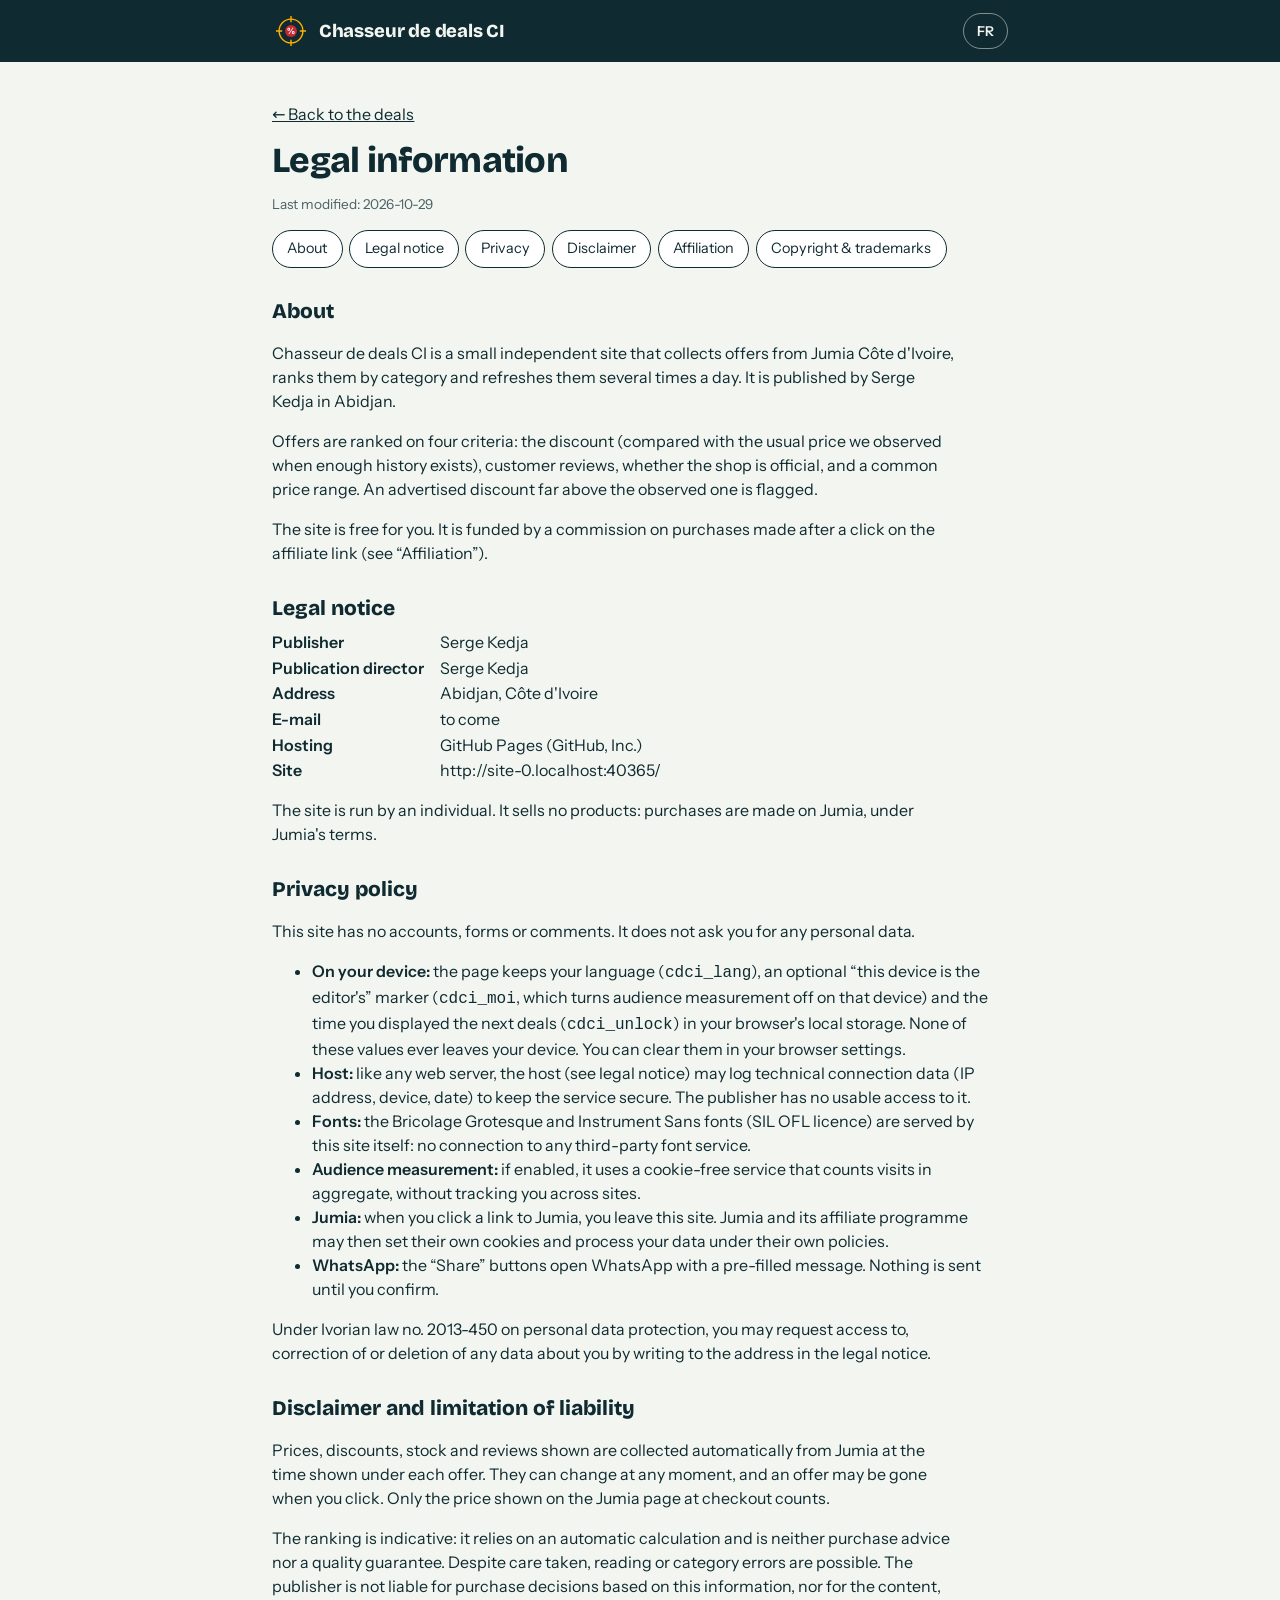
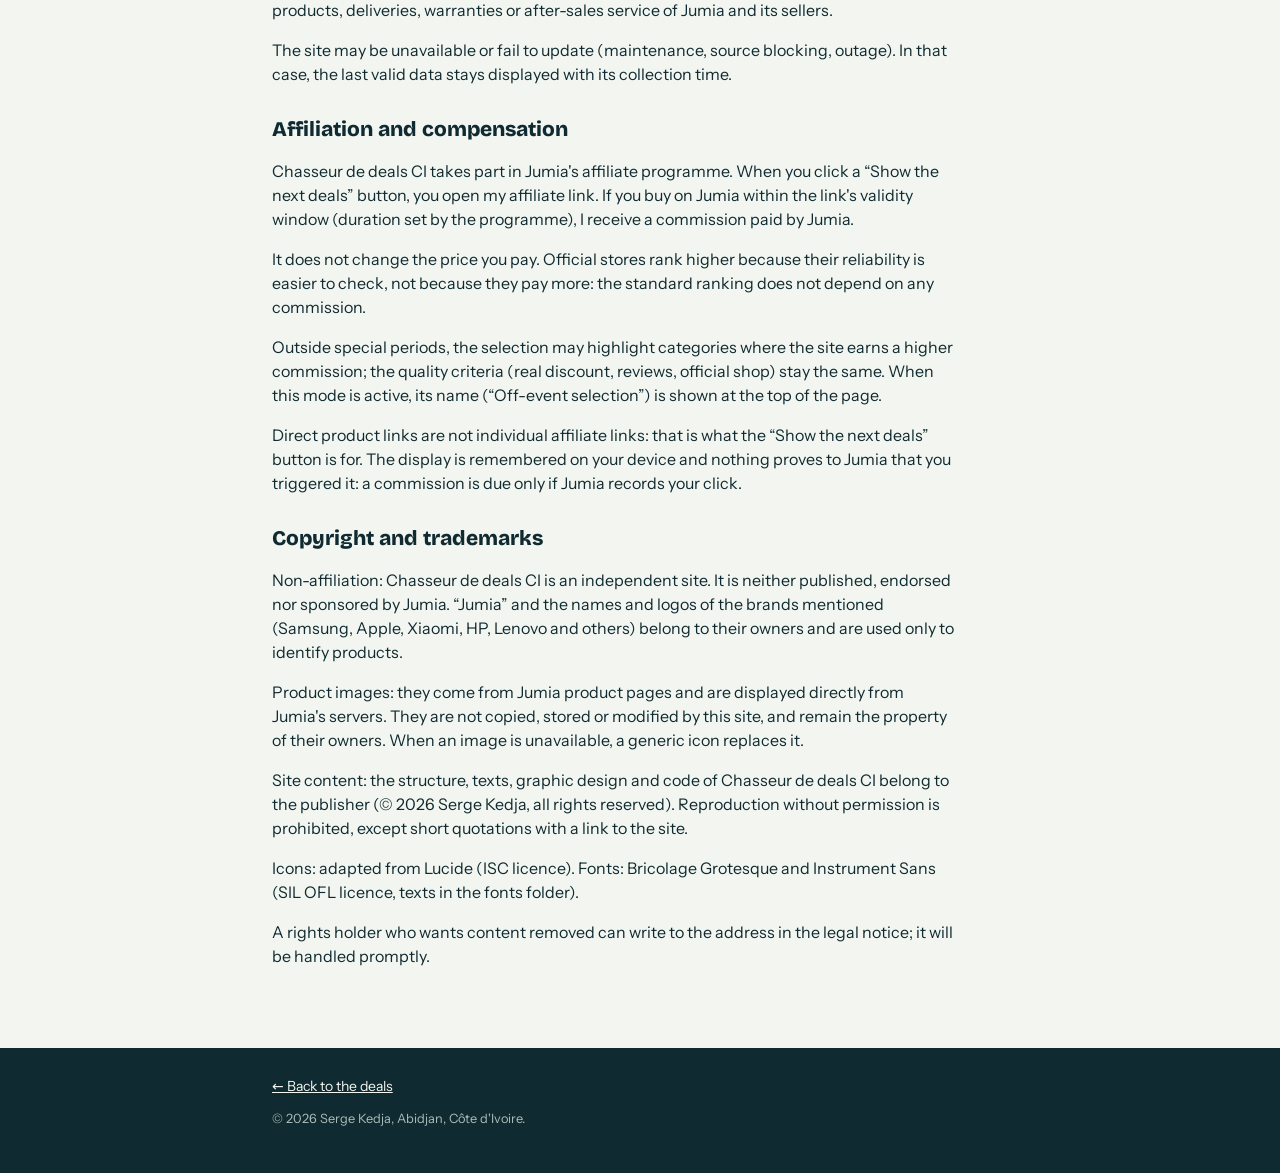
<file: infos.html>
<!doctype html>
<!-- © 2026 Serge Kedja. Tous droits réservés. / All rights reserved. -->
<html lang="fr">
<head>
<meta charset="utf-8">
<meta name="viewport" content="width=device-width, initial-scale=1">
<title>Informations légales | Chasseur de deals CI</title>
<meta name="description" content="À propos, mentions légales, confidentialité, avertissement, affiliation et droits d'auteur de Chasseur de deals CI.">
<meta name="theme-color" content="#0F2A30">
<meta http-equiv="Content-Security-Policy" content="default-src 'self'; script-src 'self' 'unsafe-inline'; style-src 'self' 'unsafe-inline'; font-src 'self'; img-src 'self' data:; connect-src 'self'; object-src 'none'; base-uri 'none'; form-action 'none'">
<link rel="manifest" href="manifest.webmanifest">
<link rel="icon" href="icon-192.png" type="image/png">
<link rel="stylesheet" href="style.css">
<link rel="canonical" href="https://chasseur-deals-ci.github.io/infos.html">
</head>
<body>

<header class="bar">
  <div class="wrap">
    <a class="logo" href="./" style="text-decoration:none"><img src="logo/logo-A-transparent.svg" alt="" width="38" height="38">Chasseur de deals CI</a>
    <button class="lang" id="lang" type="button" aria-label="Changer de langue / Switch language">EN</button>
  </div>
</header>

<main class="wrap doc">
  <p><a href="./" id="back"></a></p>
  <h1 id="title"></h1>
  <p class="updated"><span id="updated-label"></span> <span id="updated"></span></p>
  <ul class="toc" id="toc"></ul>

  <!-- À PROPOS -->
  <section id="a-propos">
    <h2 data-l="fr">À propos</h2><h2 data-l="en">About</h2>
    <p data-l="fr">Chasseur de deals CI est un petit site indépendant qui relève les offres de Jumia Côte d'Ivoire, les classe par catégorie et les remet à jour plusieurs fois par jour. Il est édité par Serge Kedja, à Abidjan.</p>
    <p data-l="en">Chasseur de deals CI is a small independent site that collects offers from Jumia Côte d'Ivoire, ranks them by category and refreshes them several times a day. It is published by Serge Kedja in Abidjan.</p>
    <p data-l="fr">Les offres sont classées selon quatre critères : la remise (comparée au prix habituel observé quand l'historique le permet), les avis clients, le fait que la boutique soit officielle, et une tranche de prix courante. Une remise annoncée très supérieure à la remise observée est signalée.</p>
    <p data-l="en">Offers are ranked on four criteria: the discount (compared with the usual price we observed when enough history exists), customer reviews, whether the shop is official, and a common price range. An advertised discount far above the observed one is flagged.</p>
    <p data-l="fr">Le site est gratuit pour toi. Il se finance par une commission sur les achats faits après un clic sur le lien d'affiliation (voir « Affiliation »).</p>
    <p data-l="en">The site is free for you. It is funded by a commission on purchases made after a click on the affiliate link (see “Affiliation”).</p>
  </section>

  <!-- MENTIONS LÉGALES -->
  <section id="mentions-legales">
    <h2 data-l="fr">Mentions légales</h2><h2 data-l="en">Legal notice</h2>
    <dl>
      <dt data-l="fr">Éditeur</dt><dt data-l="en">Publisher</dt>
      <dd id="m-editor"></dd>
      <dt data-l="fr">Directeur de la publication</dt><dt data-l="en">Publication director</dt>
      <dd id="m-director"></dd>
      <dt data-l="fr">Adresse</dt><dt data-l="en">Address</dt>
      <dd id="m-address"></dd>
      <dt>E-mail</dt>
      <dd id="m-email"></dd>
      <dt data-l="fr">Hébergement</dt><dt data-l="en">Hosting</dt>
      <dd id="m-hosting"></dd>
      <dt data-l="fr">Site</dt><dt data-l="en">Site</dt>
      <dd id="m-site"></dd>
    </dl>
    <p data-l="fr">Le site est exploité à titre individuel. Il ne vend aucun produit : les achats se font sur Jumia, selon les conditions de Jumia.</p>
    <p data-l="en">The site is run by an individual. It sells no products: purchases are made on Jumia, under Jumia's terms.</p>
  </section>

  <!-- CONFIDENTIALITÉ -->
  <section id="confidentialite">
    <h2 data-l="fr">Politique de confidentialité</h2><h2 data-l="en">Privacy policy</h2>
    <p data-l="fr">Ce site n'a pas de compte, de formulaire ni de commentaires. Il ne te demande aucune donnée personnelle.</p>
    <p data-l="en">This site has no accounts, forms or comments. It does not ask you for any personal data.</p>
    <ul>
      <li data-l="fr"><strong>Sur ton appareil :</strong> la page garde dans le stockage local de ton navigateur ta langue (<code>cdci_lang</code>), un repère facultatif « cet appareil est celui de l'éditeur » (<code>cdci_moi</code>, qui désactive la mesure d'audience sur cet appareil) et le moment où tu as affiché les offres suivantes (<code>cdci_unlock</code>). Ces valeurs ne quittent jamais ton appareil. Tu peux les effacer dans les réglages du navigateur.</li>
      <li data-l="en"><strong>On your device:</strong> the page keeps your language (<code>cdci_lang</code>), an optional “this device is the editor's” marker (<code>cdci_moi</code>, which turns audience measurement off on that device) and the time you displayed the next deals (<code>cdci_unlock</code>) in your browser's local storage. None of these values ever leaves your device. You can clear them in your browser settings.</li>
      <li data-l="fr"><strong>Hébergeur :</strong> comme tout serveur web, l'hébergeur (voir mentions légales) peut enregistrer des données techniques de connexion (adresse IP, appareil, date) pour assurer la sécurité du service. L'éditeur n'y a pas accès sous forme exploitable.</li>
      <li data-l="en"><strong>Host:</strong> like any web server, the host (see legal notice) may log technical connection data (IP address, device, date) to keep the service secure. The publisher has no usable access to it.</li>
      <li data-l="fr"><strong>Polices :</strong> les polices Bricolage Grotesque et Instrument Sans (licence SIL OFL) sont servies par ce site lui-même : aucune connexion à un service de polices tiers.</li>
      <li data-l="en"><strong>Fonts:</strong> the Bricolage Grotesque and Instrument Sans fonts (SIL OFL licence) are served by this site itself: no connection to any third-party font service.</li>
      <li data-l="fr"><strong>Mesure d'audience :</strong> si elle est activée, elle utilise un service sans cookie qui compte les visites de façon agrégée, sans te suivre d'un site à l'autre.</li>
      <li data-l="en"><strong>Audience measurement:</strong> if enabled, it uses a cookie-free service that counts visits in aggregate, without tracking you across sites.</li>
      <li data-l="fr"><strong>Jumia :</strong> quand tu cliques sur un lien vers Jumia, tu quittes ce site. Jumia et son programme d'affiliation peuvent alors déposer leurs propres cookies et traiter tes données selon leurs politiques.</li>
      <li data-l="en"><strong>Jumia:</strong> when you click a link to Jumia, you leave this site. Jumia and its affiliate programme may then set their own cookies and process your data under their own policies.</li>
      <li data-l="fr"><strong>WhatsApp :</strong> les boutons « Partager » ouvrent WhatsApp avec un message pré-rempli. Rien n'est envoyé tant que tu ne valides pas.</li>
      <li data-l="en"><strong>WhatsApp:</strong> the “Share” buttons open WhatsApp with a pre-filled message. Nothing is sent until you confirm.</li>
    </ul>
    <p data-l="fr">Conformément à la loi ivoirienne n° 2013-450 relative à la protection des données à caractère personnel, tu peux demander l'accès, la rectification ou la suppression de toute donnée te concernant en écrivant à l'adresse indiquée dans les mentions légales.</p>
    <p data-l="en">Under Ivorian law no. 2013-450 on personal data protection, you may request access to, correction of or deletion of any data about you by writing to the address in the legal notice.</p>
  </section>

  <!-- AVERTISSEMENT -->
  <section id="avertissement">
    <h2 data-l="fr">Avertissement et limitation de responsabilité</h2><h2 data-l="en">Disclaimer and limitation of liability</h2>
    <p data-l="fr">Les prix, remises, stocks et avis affichés sont relevés automatiquement sur Jumia à l'heure indiquée sous chaque offre. Ils peuvent changer à tout moment, et une offre peut avoir disparu quand tu cliques. Seul le prix affiché sur la fiche Jumia au moment du paiement fait foi.</p>
    <p data-l="en">Prices, discounts, stock and reviews shown are collected automatically from Jumia at the time shown under each offer. They can change at any moment, and an offer may be gone when you click. Only the price shown on the Jumia page at checkout counts.</p>
    <p data-l="fr">Le classement est indicatif : il repose sur un calcul automatique et ne constitue ni un conseil d'achat ni une garantie de qualité. Malgré le soin apporté, des erreurs de lecture ou de catégorie sont possibles. L'éditeur n'est pas responsable des décisions d'achat prises sur la base de ces informations, ni du contenu, des produits, des livraisons, des garanties ou du service après-vente de Jumia et de ses vendeurs.</p>
    <p data-l="en">The ranking is indicative: it relies on an automatic calculation and is neither purchase advice nor a quality guarantee. Despite care taken, reading or category errors are possible. The publisher is not liable for purchase decisions based on this information, nor for the content, products, deliveries, warranties or after-sales service of Jumia and its sellers.</p>
    <p data-l="fr">Le site peut être indisponible ou ne pas se mettre à jour (maintenance, blocage de la source, panne). Dans ce cas, les dernières données valides restent affichées avec leur heure de relevé.</p>
    <p data-l="en">The site may be unavailable or fail to update (maintenance, source blocking, outage). In that case, the last valid data stays displayed with its collection time.</p>
  </section>

  <!-- AFFILIATION -->
  <section id="affiliation">
    <h2 data-l="fr">Affiliation et rémunération</h2><h2 data-l="en">Affiliation and compensation</h2>
    <p data-l="fr">Chasseur de deals CI participe au programme d'affiliation de Jumia. Quand tu cliques sur un bouton « Afficher les offres suivantes », tu ouvres mon lien d'affiliation. Si tu achètes sur Jumia dans la fenêtre de validité du lien (durée fixée par le programme), je perçois une commission versée par Jumia.</p>
    <p data-l="en">Chasseur de deals CI takes part in Jumia's affiliate programme. When you click a “Show the next deals” button, you open my affiliate link. If you buy on Jumia within the link's validity window (duration set by the programme), I receive a commission paid by Jumia.</p>
    <p data-l="fr">Cela ne change pas le prix que tu paies. Les boutiques officielles sont mises en avant parce que leur fiabilité est plus facile à vérifier, pas parce qu'elles rémunèrent davantage : le classement standard ne dépend d'aucune commission.</p>
    <p data-l="fr">Hors périodes spéciales, la sélection peut mettre en avant des catégories où le site gagne une commission plus élevée ; les critères de qualité (remise réelle, avis, boutique officielle) restent les mêmes. Quand ce mode est actif, son nom (« Sélection hors événement ») est affiché en haut de la page.</p>
    <p data-l="en">It does not change the price you pay. Official stores rank higher because their reliability is easier to check, not because they pay more: the standard ranking does not depend on any commission.</p>
    <p data-l="en">Outside special periods, the selection may highlight categories where the site earns a higher commission; the quality criteria (real discount, reviews, official shop) stay the same. When this mode is active, its name (“Off-event selection”) is shown at the top of the page.</p>
    <p data-l="fr">Les liens directs vers les produits ne sont pas des liens d'affiliation individuels : le bouton « Afficher les offres suivantes » sert à cela. L'affichage est mémorisé sur ton appareil et rien ne prouve à Jumia que tu l'as déclenché : une commission n'est due que si Jumia enregistre ton clic.</p>
    <p data-l="en">Direct product links are not individual affiliate links: that is what the “Show the next deals” button is for. The display is remembered on your device and nothing proves to Jumia that you triggered it: a commission is due only if Jumia records your click.</p>
  </section>

  <!-- DROITS ET MARQUES -->
  <section id="droits-marques">
    <h2 data-l="fr">Droits d'auteur et marques</h2><h2 data-l="en">Copyright and trademarks</h2>
    <p data-l="fr">Non-affiliation : Chasseur de deals CI est un site indépendant. Il n'est ni édité, ni approuvé, ni sponsorisé par Jumia. « Jumia » et les noms et logos des marques citées (Samsung, Apple, Xiaomi, HP, Lenovo et autres) appartiennent à leurs propriétaires et sont cités uniquement pour identifier les produits.</p>
    <p data-l="en">Non-affiliation: Chasseur de deals CI is an independent site. It is neither published, endorsed nor sponsored by Jumia. “Jumia” and the names and logos of the brands mentioned (Samsung, Apple, Xiaomi, HP, Lenovo and others) belong to their owners and are used only to identify products.</p>
    <p data-l="fr">Images des produits : elles proviennent des fiches produit Jumia et s'affichent directement depuis les serveurs de Jumia. Elles ne sont ni copiées, ni stockées, ni modifiées par ce site, et restent la propriété de leurs titulaires. Quand une image n'est pas disponible, une icône générique la remplace.</p>
    <p data-l="en">Product images: they come from Jumia product pages and are displayed directly from Jumia's servers. They are not copied, stored or modified by this site, and remain the property of their owners. When an image is unavailable, a generic icon replaces it.</p>
    <p data-l="fr">Contenu du site : l'organisation, les textes, la conception graphique et le code de Chasseur de deals CI sont la propriété de l'éditeur (© 2026 Serge Kedja, tous droits réservés). Toute reproduction sans accord est interdite, sauf courtes citations avec lien vers le site.</p>
    <p data-l="en">Site content: the structure, texts, graphic design and code of Chasseur de deals CI belong to the publisher (© 2026 Serge Kedja, all rights reserved). Reproduction without permission is prohibited, except short quotations with a link to the site.</p>
    <p data-l="fr">Icônes : adaptées de Lucide (licence ISC). Polices : Bricolage Grotesque et Instrument Sans (licence SIL OFL, textes dans le dossier fonts).</p>
    <p data-l="en">Icons: adapted from Lucide (ISC licence). Fonts: Bricolage Grotesque and Instrument Sans (SIL OFL licence, texts in the fonts folder).</p>
    <p data-l="fr">Un titulaire de droits qui souhaite le retrait d'un contenu peut écrire à l'adresse des mentions légales ; il sera traité rapidement.</p>
    <p data-l="en">A rights holder who wants content removed can write to the address in the legal notice; it will be handled promptly.</p>
  </section>
</main>

<footer>
  <div class="wrap">
    <p><a href="./" style="color:var(--paper)" id="back2"></a></p>
    <p class="small" id="copy"></p>
  </div>
</footer>

<script>
(function () {
  'use strict';
  var T = {
    fr: { title: 'Informations légales', back: '← Retour aux bons plans', updated: 'Dernière modification :',
          toc: [['a-propos', 'À propos'], ['mentions-legales', 'Mentions légales'], ['confidentialite', 'Confidentialité'], ['avertissement', 'Avertissement'], ['affiliation', 'Affiliation'], ['droits-marques', 'Droits et marques']],
          soon: 'à venir', none: 'non renseigné', lang: 'EN' },
    en: { title: 'Legal information', back: '← Back to the deals', updated: 'Last modified:',
          toc: [['a-propos', 'About'], ['mentions-legales', 'Legal notice'], ['confidentialite', 'Privacy'], ['avertissement', 'Disclaimer'], ['affiliation', 'Affiliation'], ['droits-marques', 'Copyright & trademarks']],
          soon: 'to come', none: 'not provided', lang: 'FR' }
  };
  var site = { editor: 'Serge Kedja', city: 'Abidjan', country: "Côte d'Ivoire", email: '', hosting: 'GitHub Pages (GitHub, Inc.)', domain: '', updated: '2026-10-29' };
  var lang = 'fr';
  try { lang = localStorage.getItem('cdci_lang') || ((navigator.language || 'fr').slice(0, 2) === 'en' ? 'en' : 'fr'); } catch (e) {}
  if (!T[lang]) lang = 'fr';

  function set(id, value) { document.getElementById(id).textContent = value; }

  function render() {
    var s = T[lang];
    document.documentElement.lang = lang;
    document.title = s.title + ' | Chasseur de deals CI';
    set('lang', s.lang); set('title', s.title); set('back', s.back); set('back2', s.back);
    set('updated-label', s.updated); set('updated', site.updated || '');
    var toc = document.getElementById('toc');
    toc.textContent = '';
    s.toc.forEach(function (p) {
      var li = document.createElement('li');
      var a = document.createElement('a');
      a.href = '#' + p[0]; a.textContent = p[1];
      li.appendChild(a); toc.appendChild(li);
    });
    set('m-editor', site.editor);
    set('m-director', site.editor);
    set('m-address', [site.city, site.country].filter(Boolean).join(', '));
    var em = document.getElementById('m-email');
    em.textContent = '';
    if (site.email && /^[^@\s]+@[^@\s]+\.[^@\s]+$/.test(site.email)) {
      var a = document.createElement('a'); a.href = 'mailto:' + site.email; a.textContent = site.email; em.appendChild(a);
    } else { em.textContent = s.soon; }
    set('m-hosting', site.hosting || s.none);
    set('m-site', site.domain || location.origin + location.pathname.replace(/infos\.html$/, ''));
    set('copy', '© ' + new Date().getFullYear() + ' ' + site.editor + ', ' + site.city + ', ' + site.country + '.');
  }

  document.getElementById('lang').addEventListener('click', function () {
    lang = lang === 'fr' ? 'en' : 'fr';
    try { localStorage.setItem('cdci_lang', lang); } catch (e) {}
    render();
  });
  render();
  fetch('site.json', { cache: 'no-cache' }).then(function (r) { return r.json(); })
    .then(function (j) { site = Object.assign(site, j); render(); }).catch(function () {});
})();
</script>
</body>
</html>
</file>
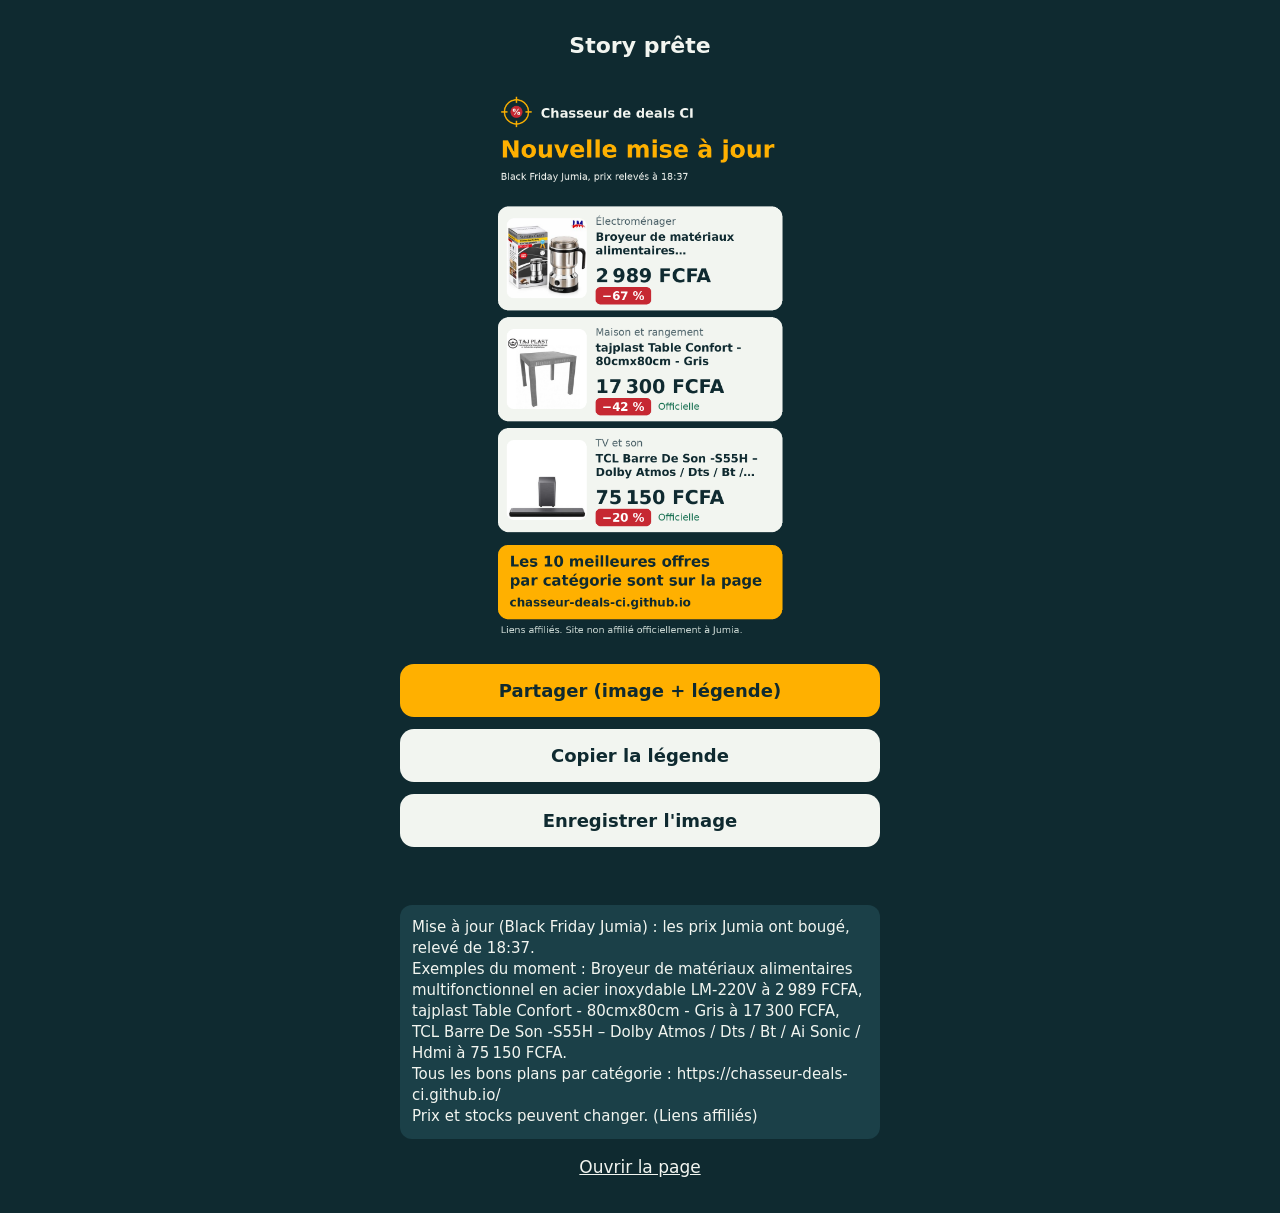
<file: partager.html>
<!doctype html>
<!-- © 2026 Serge Kedja. Tous droits réservés. -->
<html lang="fr">
<head>
<meta charset="utf-8">
<meta name="viewport" content="width=device-width, initial-scale=1">
<meta name="robots" content="noindex">
<title>Partager la story | Chasseur de deals CI</title>
<meta name="theme-color" content="#0F2A30">
<meta http-equiv="Content-Security-Policy" content="default-src 'self'; script-src 'unsafe-inline'; style-src 'unsafe-inline'; img-src 'self' blob: data:; connect-src 'self'; object-src 'none'; base-uri 'none'; form-action 'none'">
<style>
  body{margin:0;font:17px/1.4 system-ui,sans-serif;background:#0F2A30;color:#F2F5F0;text-align:center}
  main{max-width:480px;margin:0 auto;padding:16px}
  img{width:100%;max-width:320px;border-radius:16px;background:#1b4048}
  button{display:block;width:100%;margin:12px 0;padding:16px;border:0;border-radius:14px;font:700 18px system-ui;background:#FFB000;color:#0F2A30}
  button.s{background:#F2F5F0}
  pre{white-space:pre-wrap;text-align:left;background:#1b4048;border-radius:12px;padding:12px;font:15px/1.4 system-ui}
  #msg{min-height:1.4em;color:#FFB000}
</style>
</head>
<body>
<main>
  <h1 style="font-size:22px">Story prête</h1>
  <img id="im" alt="Story">
  <button id="share" type="button">Partager (image + légende)</button>
  <button class="s" id="copy" type="button">Copier la légende</button>
  <button class="s" id="save" type="button">Enregistrer l'image</button>
  <p id="msg" role="status"></p>
  <pre id="cap"></pre>
  <p><a href="./" style="color:#F2F5F0">Ouvrir la page</a></p>
</main>
<script>
(function () {
  var t = Date.now(), blob = null, caption = '';
  var $ = function (i) { return document.getElementById(i); };
  function say(m) { $('msg').textContent = m; }
  Promise.all([
    fetch('data/story.png?t=' + t, { cache: 'no-store' }).then(function (r) { if (!r.ok) throw 0; return r.blob(); }),
    fetch('data/caption.txt?t=' + t, { cache: 'no-store' }).then(function (r) { if (!r.ok) throw 0; return r.text(); })
  ]).then(function (a) {
    blob = a[0]; caption = a[1].trim();
    $('im').src = URL.createObjectURL(blob);
    $('cap').textContent = caption;
  }).catch(function () { say('Story introuvable : réessaie après la prochaine mise à jour.'); });

  $('share').onclick = function () {
    if (!blob) return say('Chargement en cours…');
    var f = new File([blob], 'story.png', { type: 'image/png' });
    if (navigator.canShare && navigator.canShare({ files: [f] })) {
      navigator.share({ files: [f], text: caption }).catch(function () {});
    } else if (navigator.share) {
      navigator.share({ text: caption }).catch(function () {});
      say('Ce navigateur ne partage pas l’image : utilise « Enregistrer l’image ».');
    } else {
      say('Partage non disponible ici : copie la légende et enregistre l’image.');
    }
  };
  $('copy').onclick = function () {
    if (navigator.clipboard) navigator.clipboard.writeText(caption).then(function () { say('Légende copiée.'); }, function () { say('Copie refusée : sélectionne le texte ci-dessous.'); });
    else say('Sélectionne le texte ci-dessous.');
  };
  $('save').onclick = function () {
    if (!blob) return;
    var a = document.createElement('a');
    a.href = URL.createObjectURL(blob); a.download = 'story.png';
    document.body.appendChild(a); a.click(); a.remove();
  };
})();
</script>
</body>
</html>
</file>
<file: style.css>
/* © 2026 Serge Kedja. Tous droits réservés. */
/* Polices auto-hébergées : Bricolage Grotesque et Instrument Sans (SIL OFL 1.1), sous-ensemble latin. */
@font-face{font-family:"Bricolage Grotesque";font-style:normal;font-weight:600;font-display:swap;src:url(fonts/bricolage-grotesque-latin-600-normal.woff2) format("woff2")}
@font-face{font-family:"Bricolage Grotesque";font-style:normal;font-weight:800;font-display:swap;src:url(fonts/bricolage-grotesque-latin-800-normal.woff2) format("woff2")}
@font-face{font-family:"Instrument Sans";font-style:normal;font-weight:400;font-display:swap;src:url(fonts/instrument-sans-latin-400-normal.woff2) format("woff2")}
@font-face{font-family:"Instrument Sans";font-style:normal;font-weight:500;font-display:swap;src:url(fonts/instrument-sans-latin-500-normal.woff2) format("woff2")}
@font-face{font-family:"Instrument Sans";font-style:normal;font-weight:600;font-display:swap;src:url(fonts/instrument-sans-latin-600-normal.woff2) format("woff2")}
:root{
  --ink:#0F2A30; --paper:#F2F5F0; --white:#FFFFFF; --line:#D5DED8; --muted:#4B6168;
  --saffron:#FFB000; --saffron-tint:#FFF0C7; --coral:#C62832; --palm:#1B7254;
  --display:"Bricolage Grotesque","Arial Narrow",system-ui,sans-serif;
  --body:"Instrument Sans",system-ui,-apple-system,"Segoe UI",Roboto,sans-serif;
}
*{box-sizing:border-box}
html{scroll-padding-top:4.5rem}
@media (prefers-reduced-motion:no-preference){html{scroll-behavior:smooth}}
body{margin:0;background:var(--paper);color:var(--ink);font:400 1rem/1.5 var(--body);-webkit-text-size-adjust:100%}
a{color:inherit}
:focus-visible{outline:3px solid var(--ink);outline-offset:2px;border-radius:4px}
.wrap{width:min(100% - 2rem,46rem);margin-inline:auto}

/* barre */
.bar{background:var(--ink);color:var(--paper)}
.bar .wrap{display:flex;align-items:center;justify-content:space-between;padding-block:.75rem}
.logo{font:800 1.15rem/1 var(--display);letter-spacing:-.01em;display:inline-flex;align-items:center;gap:.55rem}
.logo img{display:block;width:38px;height:38px}
.lang{font:600 .85rem var(--body);background:transparent;color:var(--paper);border:1px solid rgba(242,245,240,.5);border-radius:999px;padding:.35rem .8rem;min-height:2.25rem;cursor:pointer}
.lang:hover{background:rgba(242,245,240,.12)}
.lang:focus-visible{outline-color:var(--saffron)}

/* accroche + compte à rebours */
.hero{background:var(--ink);color:var(--paper);padding:1.25rem 0 2.75rem}
h1{font:800 clamp(1.7rem,6.2vw,2.6rem)/1.08 var(--display);letter-spacing:-.02em;margin:0 0 .75rem;max-width:20ch}
.lede{margin:0 0 1.5rem;max-width:52ch;color:#C9D6D2}
.ticket{position:relative;background:var(--accent,var(--saffron));color:var(--ink);border-radius:14px;padding:1.1rem 1.25rem 1.25rem}
.ticket::before,.ticket::after{content:"";position:absolute;top:50%;width:22px;height:22px;margin-top:-11px;border-radius:50%;background:var(--ink)}
.ticket::before{left:-11px}.ticket::after{right:-11px}
.t-label{font-weight:600;font-size:.95rem;margin:0}
.t-digits{font:800 clamp(2.6rem,13vw,4.6rem)/1.05 var(--display);font-variant-numeric:tabular-nums;letter-spacing:-.02em;margin:.1rem 0 .6rem}
.t-digits.late{font-size:clamp(1.5rem,7vw,2.2rem)}
.meter{height:6px;border-radius:3px;background:rgba(15,42,48,.2);overflow:hidden}
.meter i{display:block;height:100%;width:0;background:var(--ink)}
.t-meta{margin:.6rem 0 0;font-size:.875rem}
.seed{margin:1rem 0 0;font-size:.875rem;color:#C9D6D2}

.btn{font:600 1rem var(--body);display:inline-flex;justify-content:center;align-items:center;min-height:2.9rem;padding:.5rem 1.2rem;border-radius:10px;border:2px solid var(--ink);background:var(--ink);color:var(--paper);text-decoration:none;cursor:pointer}
.btn:hover{background:var(--saffron);color:var(--ink)}
.btn.alt{background:transparent;color:var(--ink)}
.btn.alt:hover{background:var(--saffron)}

/* catégories */
.chips{position:sticky;top:0;z-index:5;background:var(--paper);border-bottom:1px solid var(--line)}
.chips ul{display:flex;gap:.5rem;list-style:none;margin:0;padding:.6rem 0;overflow-x:auto;scrollbar-width:thin}
.chips a{white-space:nowrap;display:inline-flex;align-items:center;min-height:2.5rem;padding:.2rem .9rem;border:1px solid var(--ink);border-radius:999px;text-decoration:none;font-weight:500;font-size:.925rem;background:var(--white)}
.chips a:hover{background:var(--saffron)}

section.cat{padding:2rem 0 .5rem}
section.cat h2{font:800 1.5rem/1.15 var(--display);letter-spacing:-.01em;margin:0 0 .25rem}
.count{margin:0 0 .5rem;color:var(--muted);font-size:.9rem}
ol.deals{list-style:none;margin:0;padding:0}

/* ligne d'offre */
.deal{display:grid;grid-template-columns:1.7rem 4.5rem minmax(0,1fr);gap:.2rem .8rem;padding:1.1rem 0;border-top:1px solid var(--line);align-items:start}
.rank{font:800 1.4rem/1 var(--display);color:var(--muted);font-variant-numeric:tabular-nums;padding-top:.15rem}
.deal.top .rank{color:var(--ink)}
.thumb{width:4.5rem;height:4.5rem;border-radius:10px;background:var(--white);border:1px solid var(--line);display:grid;place-items:center;overflow:hidden;color:var(--palm)}
.thumb img{width:100%;height:100%;object-fit:contain;display:block}
.thumb svg{width:2.1rem;height:2.1rem;fill:none;stroke:currentColor;stroke-width:1.6;stroke-linecap:round;stroke-linejoin:round}
.main{min-width:0;display:grid;gap:.35rem}
.name{font-weight:500;text-decoration:none;overflow-wrap:anywhere;line-height:1.35}
.name:hover{text-decoration:underline}
.deal.top .name{font-weight:600;font-size:1.05rem}
.tags{display:flex;flex-wrap:wrap;gap:.2rem .75rem;font-size:.85rem;color:var(--muted)}
.tag.official{color:var(--palm);font-weight:600}
.price{display:flex;flex-wrap:wrap;align-items:baseline;gap:.15rem .7rem}
.now{font:800 1.3rem/1.1 var(--display);font-variant-numeric:tabular-nums}
.deal.top .now{font-size:1.7rem}
.was{color:var(--muted);font-size:.9rem;text-decoration:line-through}
.off{background:var(--coral);color:#fff;font-weight:600;font-size:.85rem;border-radius:6px;padding:.05rem .45rem}
.note{flex-basis:100%;font-size:.8rem;color:var(--muted)}
.note.warn{color:var(--coral)}
.low{display:inline-block;background:#DDF0E6;color:#0F5238;font-weight:600;font-size:.8rem;border-radius:6px;padding:.1rem .5rem;justify-self:start}
.seen{display:flex;flex-wrap:wrap;align-items:center;gap:.2rem .7rem;font-size:.8rem;color:var(--muted)}
.spark{width:64px;height:20px;flex:none}
.spark polyline{fill:none;stroke:var(--palm);stroke-width:1.6;stroke-linejoin:round;stroke-linecap:round}
.spark circle{fill:var(--coral)}
.actions{display:flex;flex-wrap:wrap;gap:.5rem;margin-top:.25rem}
.actions .btn{padding:.4rem .75rem}
.go{min-height:2.6rem}
.share{min-height:2.6rem;font-size:.9rem;gap:.4rem}
.share svg{width:1.05rem;height:1.05rem;fill:currentColor}
@media (max-width:23rem){.deal{grid-template-columns:1.4rem 3.6rem minmax(0,1fr);gap:.2rem .6rem}.thumb{width:3.6rem;height:3.6rem}}
/* suite verrouillée */
.locked{border-top:1px solid var(--line);padding:1.1rem 0 1.4rem;display:grid;gap:.9rem}
.ghost{display:grid;grid-template-columns:2rem 1fr;gap:.8rem;align-items:center;opacity:.55}
.ghost b{font:800 1.5rem/1 var(--display);color:var(--muted)}
.ghost span{display:block;height:.9rem;border-radius:5px;background:var(--line);width:80%}
.ghost span+span{width:45%;margin-top:.5rem}
.empty{color:var(--muted);padding:1rem 0;border-top:1px solid var(--line)}

footer{background:var(--ink);color:#C9D6D2;margin-top:3rem;padding:1.75rem 0 2.25rem;font-size:.875rem}
footer p{margin:0 0 .75rem;max-width:62ch}
footer strong{color:var(--paper)}

/* mode, ère, partage, réseaux */
.era{margin:.9rem 0 0;font-size:.9rem;color:#C9D6D2}
.era strong{color:var(--paper)}
.hero-actions{display:flex;flex-wrap:wrap;gap:.6rem;margin-top:1rem}
.hero-actions .btn{background:transparent;color:var(--paper);border-color:rgba(242,245,240,.55);min-height:2.6rem;font-size:.9rem}
.hero-actions .btn:hover{background:var(--saffron);color:var(--ink);border-color:var(--saffron)}
footer nav{display:flex;flex-wrap:wrap;gap:.4rem 1.1rem;margin:0 0 1rem}
footer nav a{color:var(--paper)}
footer .small{font-size:.8rem;opacity:.85}

/* pages d'information */
.doc{padding:1.5rem 0 1rem}
.doc h1{max-width:none;font-size:clamp(1.6rem,6vw,2.2rem);margin:0 0 .5rem}
.doc h2{font:800 1.3rem/1.2 var(--display);margin:2rem 0 .5rem;scroll-margin-top:1rem}
.doc p,.doc li{max-width:62ch}
.doc .toc{display:flex;flex-wrap:wrap;gap:.4rem;margin:1rem 0 0;padding:0;list-style:none}
.doc .toc a{display:inline-flex;align-items:center;min-height:2.4rem;padding:.2rem .9rem;border:1px solid var(--ink);border-radius:999px;text-decoration:none;font-size:.9rem;background:var(--white)}
.doc .toc a:hover{background:var(--saffron)}
.doc dl{display:grid;grid-template-columns:1fr;gap:.1rem 1rem;margin:.5rem 0;overflow-wrap:anywhere}
.doc dd{margin-bottom:.5rem}
@media (min-width:40rem){.doc dl{grid-template-columns:max-content 1fr}.doc dd{margin-bottom:0}}
.doc dt{font-weight:600}.doc dd{margin:0}
.doc .updated{color:var(--muted);font-size:.85rem}
[data-l]{display:none}
html[lang=fr] [data-l=fr],html[lang=en] [data-l=en]{display:block}
html[lang=fr] span[data-l=fr],html[lang=en] span[data-l=en],html[lang=fr] li[data-l=fr],html[lang=en] li[data-l=en]{display:inline}
html[lang=fr] li[data-l=fr],html[lang=en] li[data-l=en]{display:list-item}

.stale{margin:1rem 0 0;padding:.8rem 1rem;border-radius:10px;background:#FFE1E3;color:#6B1017;font-weight:500;font-size:.95rem}
</file>
